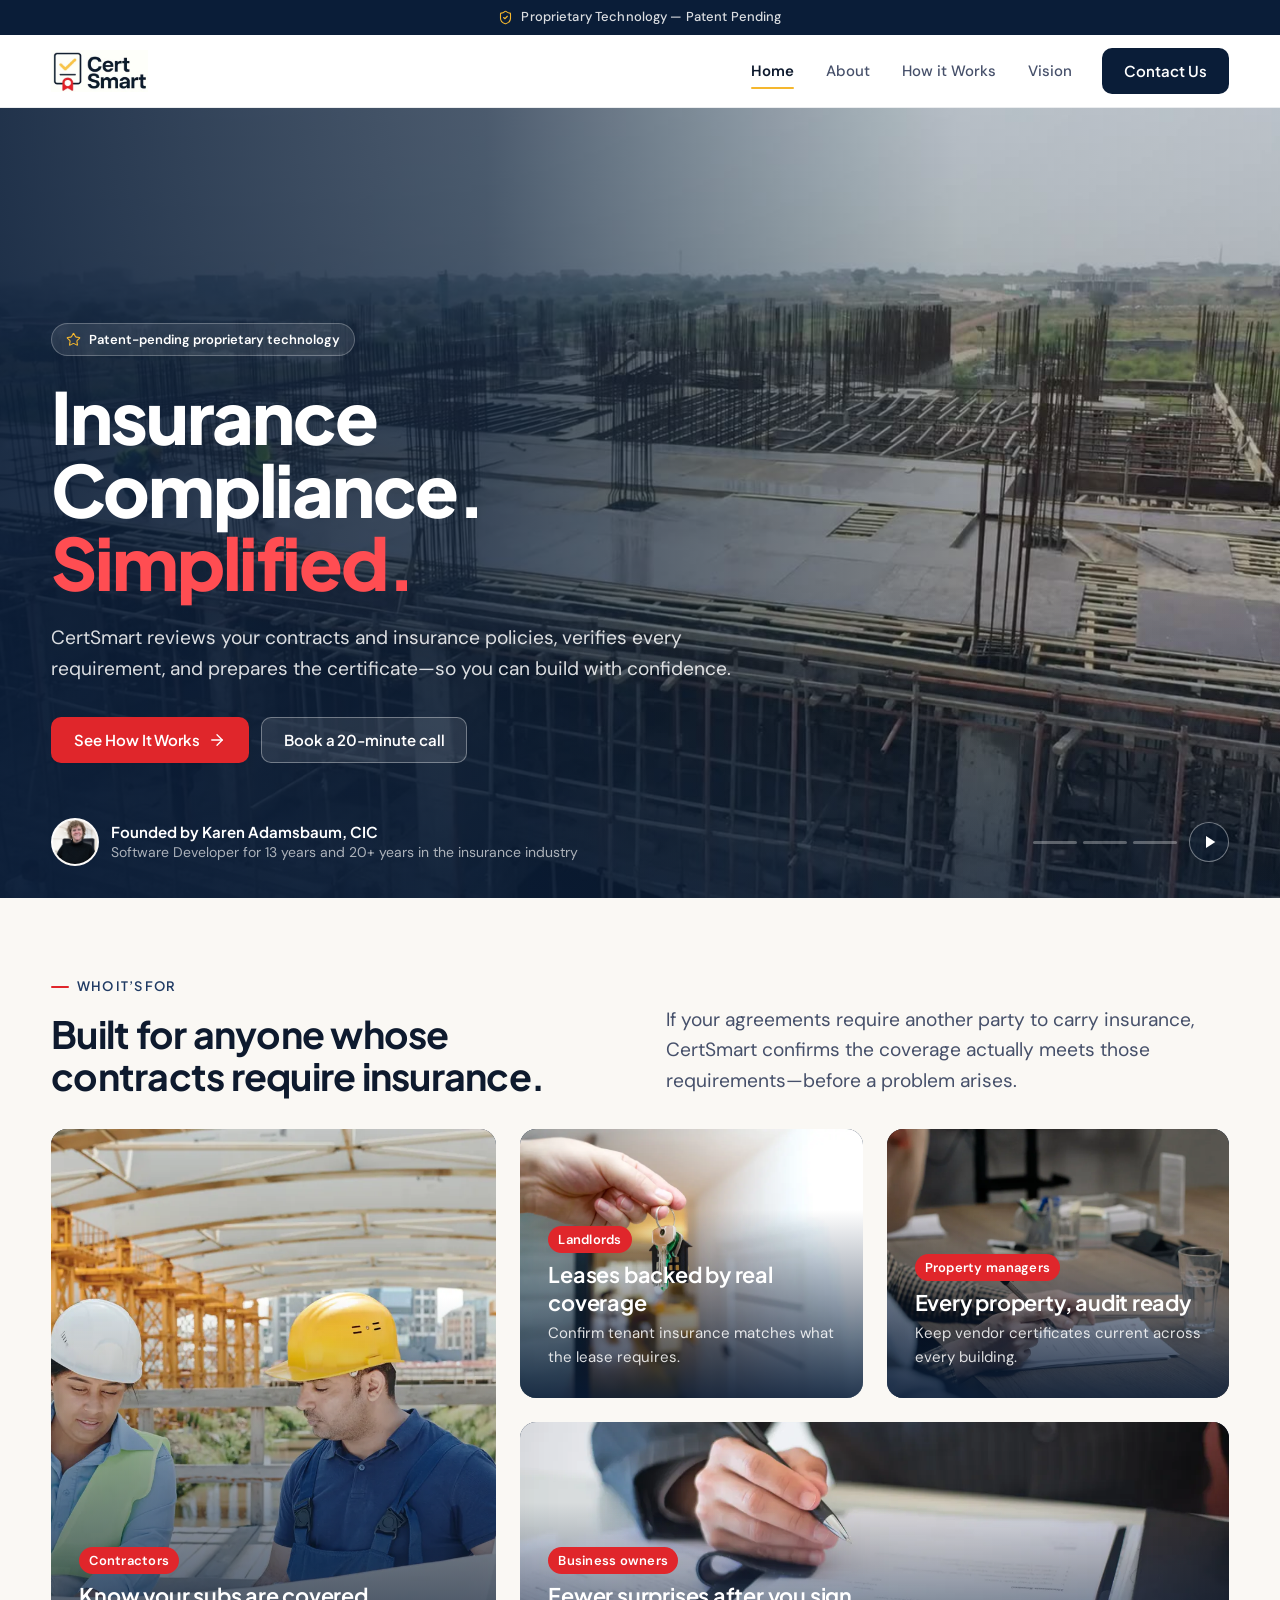
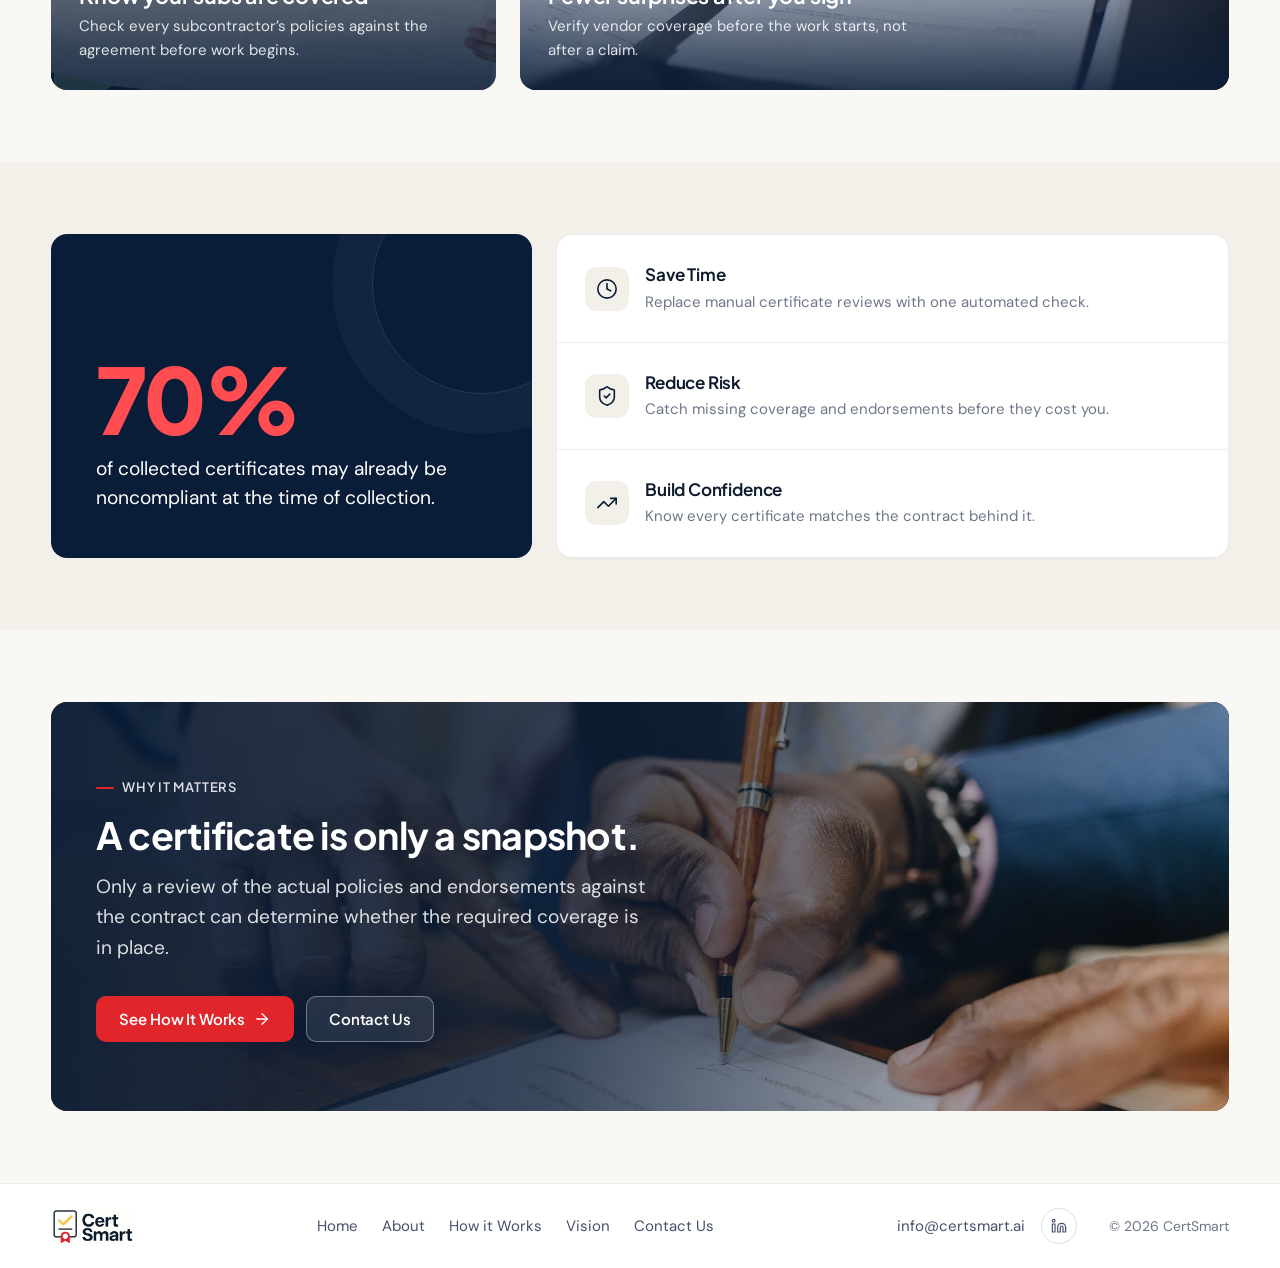
<file: index.html>
<!DOCTYPE html>
<html lang="en">
<head>
  <meta charset="UTF-8">
  <meta name="viewport" content="width=device-width, initial-scale=1">
  <title>CertSmart | Insurance Compliance, Simplified</title>
  <meta name="description" content="CertSmart reviews contracts and insurance policies, verifies every requirement, and prepares the certificate of insurance. Patent-pending compliance technology.">
  <meta property="og:title" content="CertSmart | Insurance Compliance, Simplified">
  <meta property="og:description" content="CertSmart reviews contracts and insurance policies, verifies every requirement, and prepares the certificate of insurance. Patent-pending compliance technology.">
  <link rel="icon" type="image/png" sizes="32x32" href="assets/img/favicon-32.png">
  <link rel="icon" type="image/png" sizes="192x192" href="assets/img/favicon-192.png">
  <link rel="apple-touch-icon" href="assets/img/favicon-180.png">
  <link rel="preconnect" href="https://fonts.googleapis.com">
  <link rel="preconnect" href="https://fonts.gstatic.com" crossorigin>
  <link href="https://fonts.googleapis.com/css2?family=DM+Sans:opsz,wght@9..40,400..600&amp;family=Plus+Jakarta+Sans:wght@500..800&amp;display=swap" rel="stylesheet">
  <link rel="stylesheet" href="css/style.css?v=20261127b">
</head>
<body class="page-home">
  <div class="patent-bar">
    <svg class="icon" viewBox="0 0 24 24" aria-hidden="true"><path d="M20 13c0 5-3.5 7.5-7.66 8.95a1 1 0 0 1-.67-.01C7.5 20.5 4 18 4 13V6a1 1 0 0 1 1-1c2 0 4.5-1.2 6.24-2.72a1.17 1.17 0 0 1 1.52 0C14.51 3.81 17 5 19 5a1 1 0 0 1 1 1z"/><path d="m9 12 2 2 4-4"/></svg>
    Proprietary Technology &mdash; Patent Pending
  </div>

  <header class="site-header">
    <div class="wrap header-inner">
      <a href="index.html" class="brand"><img src="assets/img/logo.webp" alt="CertSmart logo" width="300" height="127"></a>
      <button class="nav-toggle" aria-label="Toggle navigation" aria-expanded="false" aria-controls="main-nav">
        <svg class="icon icon-menu" viewBox="0 0 24 24" aria-hidden="true"><path d="M4 6h16"/><path d="M4 12h16"/><path d="M4 18h16"/></svg><svg class="icon icon-close" viewBox="0 0 24 24" aria-hidden="true"><path d="M18 6 6 18"/><path d="m6 6 12 12"/></svg>
      </button>
      <nav class="main-nav" id="main-nav" aria-label="Main">
        <a href="index.html" class="active" aria-current="page">Home</a>
        <a href="about.html">About</a>
        <a href="how-it-works.html">How it Works</a>
        <a href="vision.html">Vision</a>
        <a href="contact.html" class="nav-cta">Contact Us</a>
      </nav>
    </div>
  </header>

  <main>
    <section class="hero-film" data-film aria-label="CertSmart introduction">
      <div class="film" aria-hidden="true">
        <video class="is-on" muted playsinline preload="auto" poster="assets/video/hero-poster.jpg" src="assets/video/hero-1-site.mp4"></video>
        <video muted playsinline preload="metadata" src="assets/video/hero-2-contractor.mp4"></video>
        <video muted playsinline preload="metadata" src="assets/video/hero-3-signing.mp4"></video>
      </div>
      <div class="wrap film-inner">
        <div class="hero-copy">
          <span class="pill"><svg class="icon" viewBox="0 0 24 24" aria-hidden="true"><path d="M11.53 2.3a.53.53 0 0 1 .95 0l2.31 4.68a2.12 2.12 0 0 0 1.6 1.16l5.16.76a.53.53 0 0 1 .3.9l-3.74 3.64a2.12 2.12 0 0 0-.61 1.88l.88 5.14a.53.53 0 0 1-.77.56l-4.62-2.43a2.12 2.12 0 0 0-1.97 0L6.4 21.01a.53.53 0 0 1-.77-.56l.88-5.14a2.12 2.12 0 0 0-.61-1.88L2.16 9.8a.53.53 0 0 1 .29-.91l5.17-.75a2.12 2.12 0 0 0 1.6-1.16z"/></svg>Patent-pending proprietary technology</span>
          <h1 class="h-display">
            <span>Insurance</span>
            <span>Compliance.</span>
            <span><span class="mark">Simplified.</span></span>
          </h1>
          <p class="lead">CertSmart reviews your contracts and insurance policies, verifies every requirement, and prepares the certificate&mdash;so you can build with confidence.</p>
          <div class="hero-actions">
            <a href="how-it-works.html" class="btn btn-primary">See How It Works <svg class="icon" viewBox="0 0 24 24" aria-hidden="true"><path d="M5 12h14"/><path d="m12 5 7 7-7 7"/></svg></a>
            <a href="contact.html" class="btn btn-light">Book a 20-minute call</a>
          </div>
        </div>
      </div>
      <div class="wrap film-foot">
        <div class="founder-chip">
          <span class="av"><img src="assets/img/karen-photo.webp" alt="Karen Adamsbaum"></span>
          <div><b>Founded by Karen Adamsbaum, CIC</b><span>Software Developer for 13 years and 20+ years in the insurance industry</span></div>
        </div>
        <div class="film-controls">
        <div class="film-dots" role="group" aria-label="Background videos">
          <button type="button" class="film-dot is-on" aria-label="Video 1: construction site" aria-current="true"><span></span></button>
          <button type="button" class="film-dot" aria-label="Video 2: contractor on site"><span></span></button>
          <button type="button" class="film-dot" aria-label="Video 3: contract signing"><span></span></button>
        </div>
          <button type="button" class="film-toggle" aria-label="Pause background video" aria-pressed="false"><svg class="icon icon-pause" viewBox="0 0 24 24" aria-hidden="true"><rect x="6" y="4" width="4" height="16" rx="1"/><rect x="14" y="4" width="4" height="16" rx="1"/></svg><svg class="icon icon-play" viewBox="0 0 24 24" aria-hidden="true"><polygon points="6 3 20 12 6 21 6 3"/></svg></button>
        </div>
      </div>
    </section>

    <section class="section">
      <div class="wrap">
        <div class="section-head">
          <div>
            <span class="eyebrow">Who it&rsquo;s for</span>
            <h2 class="h2">Built for anyone whose contracts require insurance.</h2>
          </div>
          <p>If your agreements require another party to carry insurance, CertSmart confirms the coverage actually meets those requirements&mdash;before a problem arises.</p>
        </div>
        <div class="audience">
          <article class="tile">
            <img src="assets/img/photo-builders.webp" alt="Two builders in hard hats reading a construction plan on site" loading="lazy" style="object-position: 50% 35%;">
            <div class="tile-body"><span class="tag">Contractors</span><h3>Know your subs are covered</h3><p>Check every subcontractor&rsquo;s policies against the agreement before work begins.</p></div>
          </article>
          <article class="tile">
            <img src="assets/img/photo-keys.webp" alt="Hand holding a set of house keys in an apartment hallway" loading="lazy">
            <div class="tile-body"><span class="tag">Landlords</span><h3>Leases backed by real coverage</h3><p>Confirm tenant insurance matches what the lease requires.</p></div>
          </article>
          <article class="tile">
            <img src="assets/img/photo-desk.webp" alt="Person reviewing a document at a conference table" loading="lazy">
            <div class="tile-body"><span class="tag">Property managers</span><h3>Every property, audit ready</h3><p>Keep vendor certificates current across every building.</p></div>
          </article>
          <article class="tile">
            <img src="assets/img/photo-review.webp" alt="Business owner in a suit reviewing and signing a contract" loading="lazy">
            <div class="tile-body"><span class="tag">Business owners</span><h3>Fewer surprises after you sign</h3><p>Verify vendor coverage before the work starts, not after a claim.</p></div>
          </article>
        </div>
      </div>
    </section>

    <section class="section section--alt">
      <div class="wrap">
        <div class="who-grid">
          <div class="stat-card">
            <span class="n">70%</span>
            <span class="t">of collected certificates may already be noncompliant at the time of collection.</span>
          </div>
          <div class="feature-strip">
            <div class="item">
              <span class="icon-tile"><svg class="icon" viewBox="0 0 24 24" aria-hidden="true"><circle cx="12" cy="12" r="10"/><path d="M12 6v6l4 2"/></svg></span>
              <div><h3>Save Time</h3><p>Replace manual certificate reviews with one automated check.</p></div>
            </div>
            <div class="item">
              <span class="icon-tile"><svg class="icon" viewBox="0 0 24 24" aria-hidden="true"><path d="M20 13c0 5-3.5 7.5-7.66 8.95a1 1 0 0 1-.67-.01C7.5 20.5 4 18 4 13V6a1 1 0 0 1 1-1c2 0 4.5-1.2 6.24-2.72a1.17 1.17 0 0 1 1.52 0C14.51 3.81 17 5 19 5a1 1 0 0 1 1 1z"/><path d="m9 12 2 2 4-4"/></svg></span>
              <div><h3>Reduce Risk</h3><p>Catch missing coverage and endorsements before they cost you.</p></div>
            </div>
            <div class="item">
              <span class="icon-tile"><svg class="icon" viewBox="0 0 24 24" aria-hidden="true"><path d="M22 7 13.5 15.5 8.5 10.5 2 17"/><path d="M16 7h6v6"/></svg></span>
              <div><h3>Build Confidence</h3><p>Know every certificate matches the contract behind it.</p></div>
            </div>
          </div>
        </div>
      </div>
    </section>

    <section class="section">
      <div class="wrap">
        <div class="photo-band">
          <img src="assets/img/photo-signing.webp" alt="Two people signing a contract at a wooden desk" loading="lazy">
          <div class="band-copy">
            <span class="eyebrow">Why it matters</span>
            <h2 class="h2">A certificate is only a snapshot.</h2>
            <p>Only a review of the actual policies and endorsements against the contract can determine whether the required coverage is in place.</p>
            <div class="band-actions">
              <a href="how-it-works.html" class="btn btn-primary">See How It Works <svg class="icon" viewBox="0 0 24 24" aria-hidden="true"><path d="M5 12h14"/><path d="m12 5 7 7-7 7"/></svg></a>
              <a href="contact.html" class="btn btn-light">Contact Us</a>
            </div>
          </div>
        </div>
      </div>
    </section>
  </main>

  <footer class="site-footer">
    <div class="wrap footer-inner">
      <a href="index.html" class="footer-brand"><img src="assets/img/logo.webp" alt="CertSmart logo" width="300" height="127"></a>
      <nav class="footer-nav" aria-label="Footer">
        <a href="index.html">Home</a>
        <a href="about.html">About</a>
        <a href="how-it-works.html">How it Works</a>
        <a href="vision.html">Vision</a>
        <a href="contact.html">Contact Us</a>
      </nav>
      <div class="footer-right">
        <a href="mailto:info@certsmart.ai">info@certsmart.ai</a>
        <a class="social" href="https://www.linkedin.com/in/karen-adamsbaum/" aria-label="Karen Adamsbaum on LinkedIn" target="_blank" rel="noopener"><svg class="icon" viewBox="0 0 24 24" aria-hidden="true"><path d="M16 8a6 6 0 0 1 6 6v7h-4v-7a2 2 0 0 0-2-2 2 2 0 0 0-2 2v7h-4v-7a6 6 0 0 1 6-6z"/><rect width="4" height="12" x="2" y="9"/><circle cx="4" cy="4" r="2"/></svg></a>
      </div>
      <span class="footer-copy">&copy; 2026 CertSmart</span>
    </div>
  </footer>

  <script src="js/main.js?v=20261127b"></script>
</body>
</html>
</file>
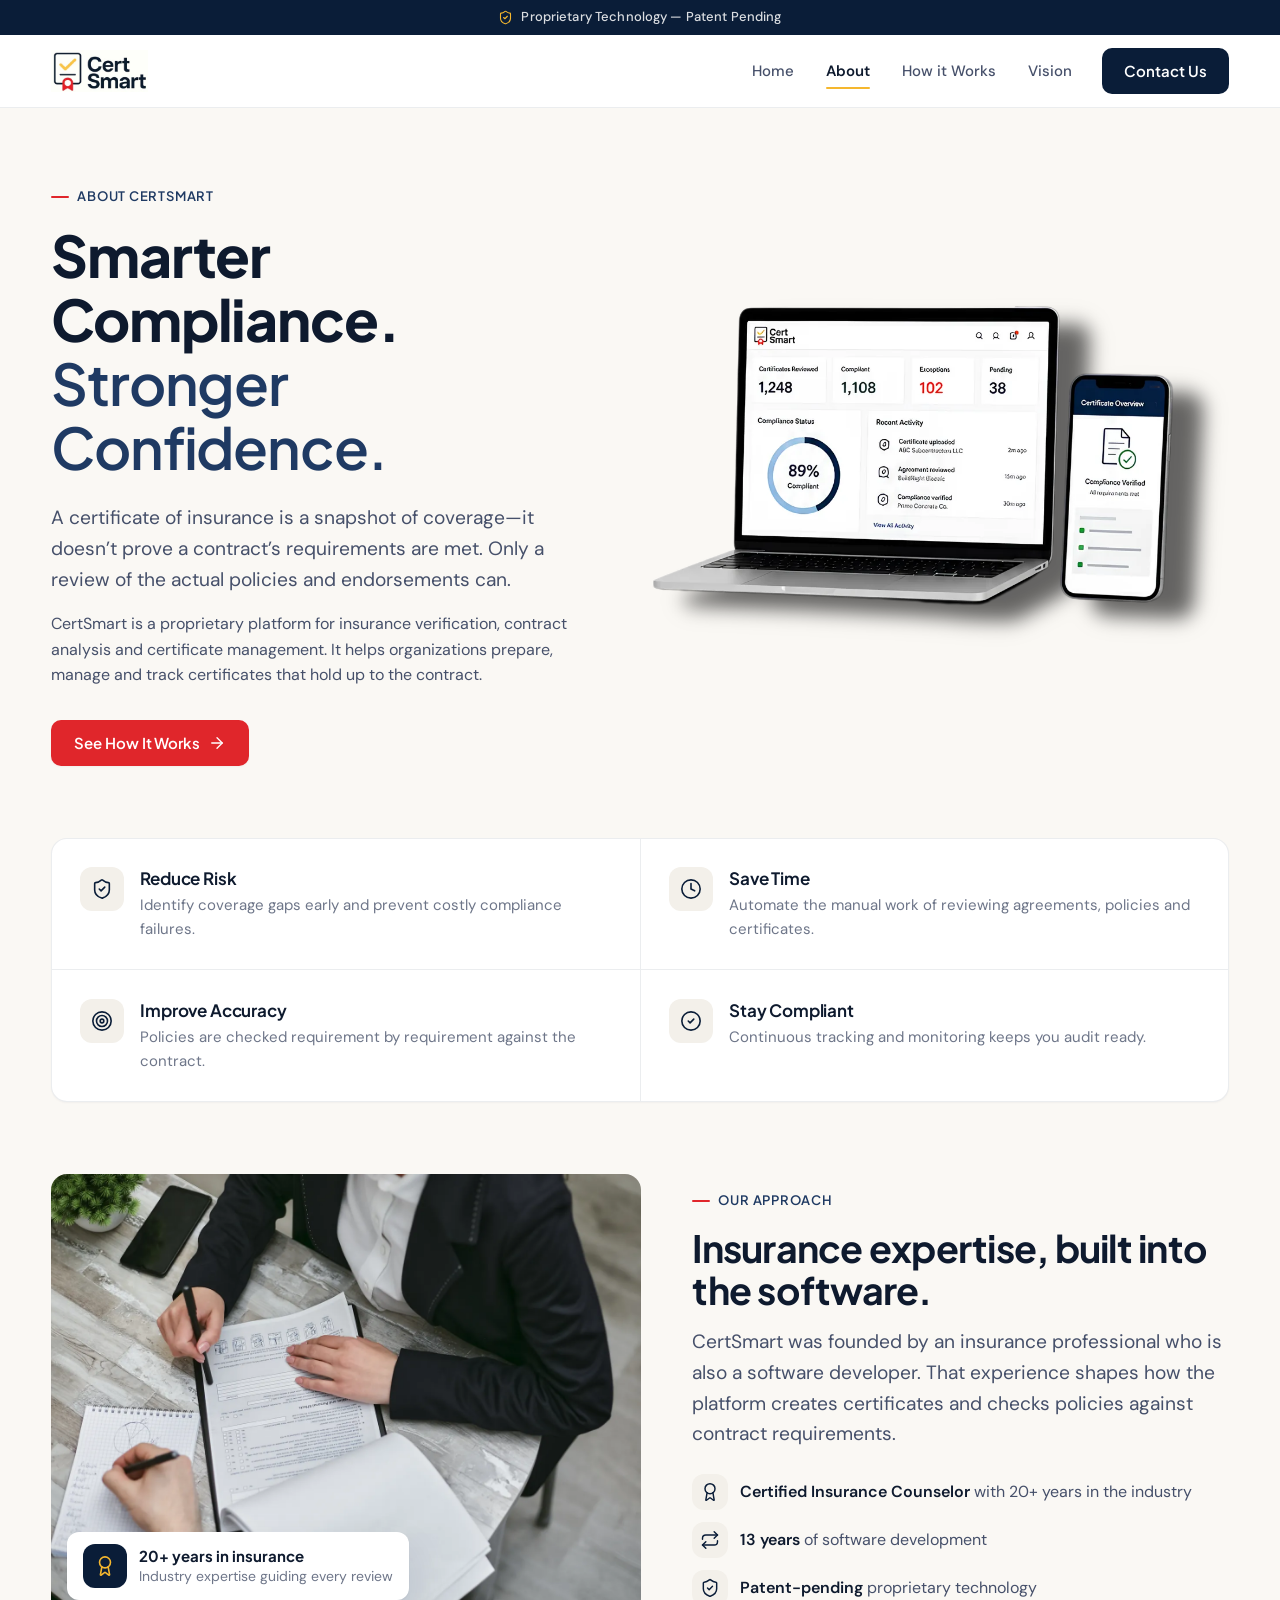
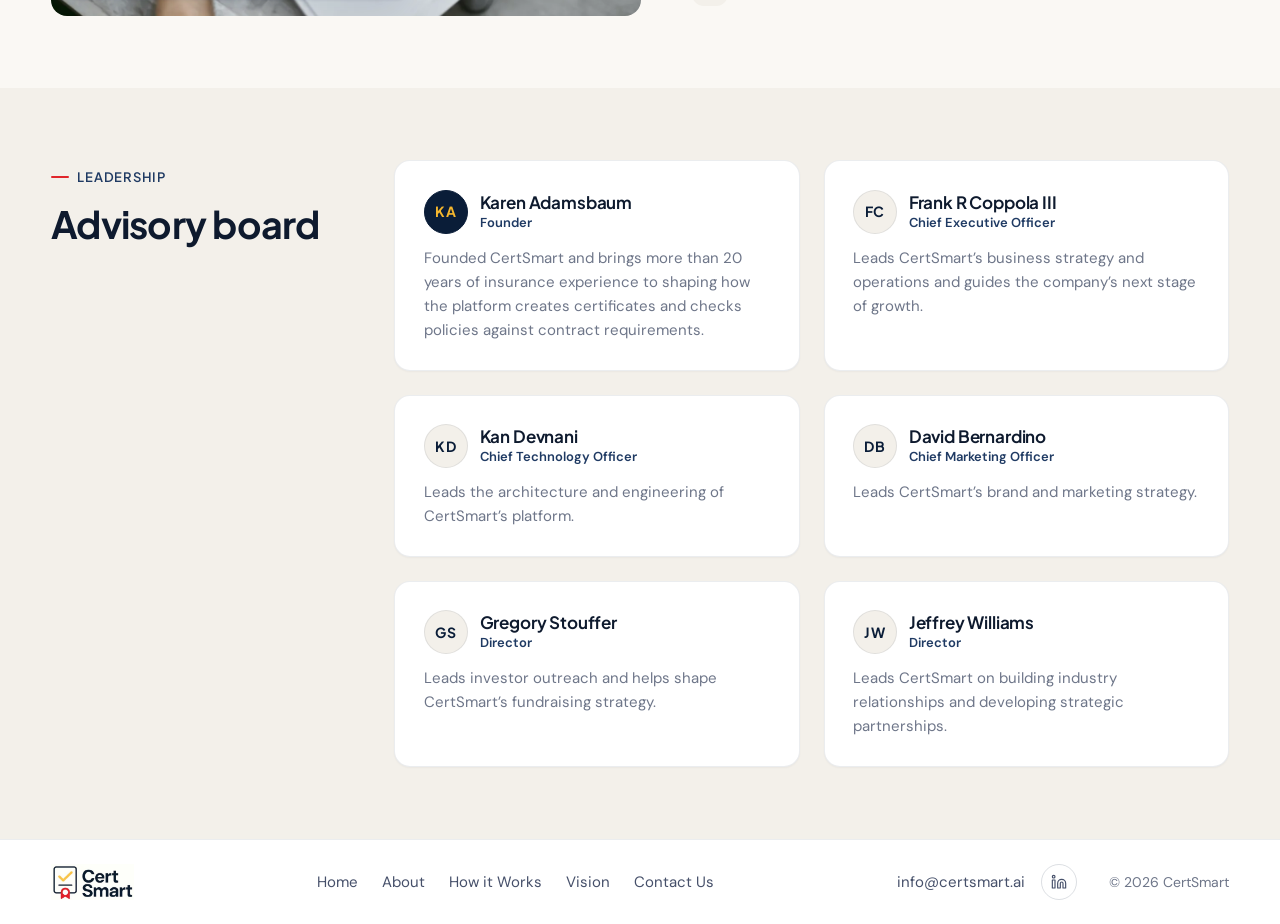
<file: about.html>
<!DOCTYPE html>
<html lang="en">
<head>
  <meta charset="UTF-8">
  <meta name="viewport" content="width=device-width, initial-scale=1">
  <title>About CertSmart | Smarter Compliance, Stronger Confidence</title>
  <meta name="description" content="CertSmart is a proprietary platform for insurance verification, contract analysis and certificate management, founded by insurance professional Karen Adamsbaum, CIC.">
  <meta property="og:title" content="About CertSmart | Smarter Compliance, Stronger Confidence">
  <meta property="og:description" content="CertSmart is a proprietary platform for insurance verification, contract analysis and certificate management, founded by insurance professional Karen Adamsbaum, CIC.">
  <link rel="icon" type="image/png" sizes="32x32" href="assets/img/favicon-32.png">
  <link rel="icon" type="image/png" sizes="192x192" href="assets/img/favicon-192.png">
  <link rel="apple-touch-icon" href="assets/img/favicon-180.png">
  <link rel="preconnect" href="https://fonts.googleapis.com">
  <link rel="preconnect" href="https://fonts.gstatic.com" crossorigin>
  <link href="https://fonts.googleapis.com/css2?family=DM+Sans:opsz,wght@9..40,400..600&amp;family=Plus+Jakarta+Sans:wght@500..800&amp;display=swap" rel="stylesheet">
  <link rel="stylesheet" href="css/style.css?v=20261127b">
</head>
<body class="page-about">
  <div class="patent-bar">
    <svg class="icon" viewBox="0 0 24 24" aria-hidden="true"><path d="M20 13c0 5-3.5 7.5-7.66 8.95a1 1 0 0 1-.67-.01C7.5 20.5 4 18 4 13V6a1 1 0 0 1 1-1c2 0 4.5-1.2 6.24-2.72a1.17 1.17 0 0 1 1.52 0C14.51 3.81 17 5 19 5a1 1 0 0 1 1 1z"/><path d="m9 12 2 2 4-4"/></svg>
    Proprietary Technology &mdash; Patent Pending
  </div>

  <header class="site-header">
    <div class="wrap header-inner">
      <a href="index.html" class="brand"><img src="assets/img/logo.webp" alt="CertSmart logo" width="300" height="127"></a>
      <button class="nav-toggle" aria-label="Toggle navigation" aria-expanded="false" aria-controls="main-nav">
        <svg class="icon icon-menu" viewBox="0 0 24 24" aria-hidden="true"><path d="M4 6h16"/><path d="M4 12h16"/><path d="M4 18h16"/></svg><svg class="icon icon-close" viewBox="0 0 24 24" aria-hidden="true"><path d="M18 6 6 18"/><path d="m6 6 12 12"/></svg>
      </button>
      <nav class="main-nav" id="main-nav" aria-label="Main">
        <a href="index.html">Home</a>
        <a href="about.html" class="active" aria-current="page">About</a>
        <a href="how-it-works.html">How it Works</a>
        <a href="vision.html">Vision</a>
        <a href="contact.html" class="nav-cta">Contact Us</a>
      </nav>
    </div>
  </header>

  <main>
    <section class="section">
      <div class="wrap split">
        <div class="split-copy">
          <span class="eyebrow">About CertSmart</span>
          <h1 class="h1">Smarter Compliance.<span class="soft">Stronger Confidence.</span></h1>
          <div class="prose">
            <p class="lead">A certificate of insurance is a snapshot of coverage&mdash;it doesn&rsquo;t prove a contract&rsquo;s requirements are met. Only a review of the actual policies and endorsements can.</p>
            <p>CertSmart is a proprietary platform for insurance verification, contract analysis and certificate management. It helps organizations prepare, manage and track certificates that hold up to the contract.</p>
          </div>
          <a href="how-it-works.html" class="btn btn-primary">See How It Works <svg class="icon" viewBox="0 0 24 24" aria-hidden="true"><path d="M5 12h14"/><path d="m12 5 7 7-7 7"/></svg></a>
        </div>
        <div class="device-panel">
          <img src="assets/img/dashboard-mockup.webp" alt="CertSmart dashboard on laptop and mobile showing certificates reviewed, compliant count, exceptions, pending items, and recent activity." width="1000" height="600">
        </div>
      </div>
    </section>

    <section class="section section--tight-top">
      <div class="wrap">
        <div class="benefits">
          <div class="benefit">
            <span class="icon-tile"><svg class="icon" viewBox="0 0 24 24" aria-hidden="true"><path d="M20 13c0 5-3.5 7.5-7.66 8.95a1 1 0 0 1-.67-.01C7.5 20.5 4 18 4 13V6a1 1 0 0 1 1-1c2 0 4.5-1.2 6.24-2.72a1.17 1.17 0 0 1 1.52 0C14.51 3.81 17 5 19 5a1 1 0 0 1 1 1z"/><path d="m9 12 2 2 4-4"/></svg></span>
            <div><h3>Reduce Risk</h3><p>Identify coverage gaps early and prevent costly compliance failures.</p></div>
          </div>
          <div class="benefit">
            <span class="icon-tile"><svg class="icon" viewBox="0 0 24 24" aria-hidden="true"><circle cx="12" cy="12" r="10"/><path d="M12 6v6l4 2"/></svg></span>
            <div><h3>Save Time</h3><p>Automate the manual work of reviewing agreements, policies and certificates.</p></div>
          </div>
          <div class="benefit">
            <span class="icon-tile"><svg class="icon" viewBox="0 0 24 24" aria-hidden="true"><circle cx="12" cy="12" r="10"/><circle cx="12" cy="12" r="6"/><circle cx="12" cy="12" r="2"/></svg></span>
            <div><h3>Improve Accuracy</h3><p>Policies are checked requirement by requirement against the contract.</p></div>
          </div>
          <div class="benefit">
            <span class="icon-tile"><svg class="icon" viewBox="0 0 24 24" aria-hidden="true"><circle cx="12" cy="12" r="10"/><path d="m9 12 2 2 4-4"/></svg></span>
            <div><h3>Stay Compliant</h3><p>Continuous tracking and monitoring keeps you audit ready.</p></div>
          </div>
        </div>
      </div>
    </section>

    <section class="section section--tight-top">
      <div class="wrap photo-split">
        <div class="photo-frame">
          <img src="assets/img/photo-policy-review.webp" alt="Two people reviewing an insurance policy form together at a desk" loading="lazy">
          <div class="photo-badge"><span class="icon-tile"><svg class="icon" viewBox="0 0 24 24" aria-hidden="true"><path d="m15.48 12.89 1.51 8.53a.5.5 0 0 1-.81.47l-3.58-2.69a1 1 0 0 0-1.2 0l-3.59 2.69a.5.5 0 0 1-.81-.47l1.52-8.53"/><circle cx="12" cy="8" r="6"/></svg></span><div><b>20+ years in insurance</b><small>Industry expertise guiding every review</small></div></div>
        </div>
        <div>
          <span class="eyebrow">Our approach</span>
          <h2 class="h2">Insurance expertise, built into the software.</h2>
          <div class="prose">
            <p class="lead">CertSmart was founded by an insurance professional who is also a software developer. That experience shapes how the platform creates certificates and checks policies against contract requirements.</p>
          </div>
          <ul class="fact-list">
            <li><svg class="icon" viewBox="0 0 24 24" aria-hidden="true"><path d="m15.48 12.89 1.51 8.53a.5.5 0 0 1-.81.47l-3.58-2.69a1 1 0 0 0-1.2 0l-3.59 2.69a.5.5 0 0 1-.81-.47l1.52-8.53"/><circle cx="12" cy="8" r="6"/></svg><span><b>Certified Insurance Counselor</b> with 20+ years in the industry</span></li>
            <li><svg class="icon" viewBox="0 0 24 24" aria-hidden="true"><path d="m17 2 4 4-4 4"/><path d="M3 11v-1a4 4 0 0 1 4-4h14"/><path d="m7 22-4-4 4-4"/><path d="M21 13v1a4 4 0 0 1-4 4H3"/></svg><span><b>13 years</b> of software development</span></li>
            <li><svg class="icon" viewBox="0 0 24 24" aria-hidden="true"><path d="M20 13c0 5-3.5 7.5-7.66 8.95a1 1 0 0 1-.67-.01C7.5 20.5 4 18 4 13V6a1 1 0 0 1 1-1c2 0 4.5-1.2 6.24-2.72a1.17 1.17 0 0 1 1.52 0C14.51 3.81 17 5 19 5a1 1 0 0 1 1 1z"/><path d="m9 12 2 2 4-4"/></svg><span><b>Patent-pending</b> proprietary technology</span></li>
          </ul>
        </div>
      </div>
    </section>

    <section class="section section--alt">
      <div class="wrap board">
        <div class="board-head">
          <span class="eyebrow">Leadership</span>
          <h2 class="h2">Advisory board</h2>
        </div>
        <div class="board-grid">
          <article class="person">
            <div class="person-top"><span class="ini">KA</span><div><h4>Karen Adamsbaum</h4><span class="role">Founder</span></div></div>
            <p>Founded CertSmart and brings more than 20 years of insurance experience to shaping how the platform creates certificates and checks policies against contract requirements.</p>
          </article>
          <article class="person">
            <div class="person-top"><span class="ini">FC</span><div><h4>Frank R Coppola III</h4><span class="role">Chief Executive Officer</span></div></div>
            <p>Leads CertSmart&rsquo;s business strategy and operations and guides the company&rsquo;s next stage of growth.</p>
          </article>
          <article class="person">
            <div class="person-top"><span class="ini">KD</span><div><h4>Kan Devnani</h4><span class="role">Chief Technology Officer</span></div></div>
            <p>Leads the architecture and engineering of CertSmart&rsquo;s platform.</p>
          </article>
          <article class="person">
            <div class="person-top"><span class="ini">DB</span><div><h4>David Bernardino</h4><span class="role">Chief Marketing Officer</span></div></div>
            <p>Leads CertSmart&rsquo;s brand and marketing strategy.</p>
          </article>
          <article class="person">
            <div class="person-top"><span class="ini">GS</span><div><h4>Gregory Stouffer</h4><span class="role">Director</span></div></div>
            <p>Leads investor outreach and helps shape CertSmart&rsquo;s fundraising strategy.</p>
          </article>
          <article class="person">
            <div class="person-top"><span class="ini">JW</span><div><h4>Jeffrey Williams</h4><span class="role">Director</span></div></div>
            <p>Leads CertSmart on building industry relationships and developing strategic partnerships.</p>
          </article>
        </div>
      </div>
    </section>
  </main>

  <footer class="site-footer">
    <div class="wrap footer-inner">
      <a href="index.html" class="footer-brand"><img src="assets/img/logo.webp" alt="CertSmart logo" width="300" height="127"></a>
      <nav class="footer-nav" aria-label="Footer">
        <a href="index.html">Home</a>
        <a href="about.html">About</a>
        <a href="how-it-works.html">How it Works</a>
        <a href="vision.html">Vision</a>
        <a href="contact.html">Contact Us</a>
      </nav>
      <div class="footer-right">
        <a href="mailto:info@certsmart.ai">info@certsmart.ai</a>
        <a class="social" href="https://www.linkedin.com/in/karen-adamsbaum/" aria-label="Karen Adamsbaum on LinkedIn" target="_blank" rel="noopener"><svg class="icon" viewBox="0 0 24 24" aria-hidden="true"><path d="M16 8a6 6 0 0 1 6 6v7h-4v-7a2 2 0 0 0-2-2 2 2 0 0 0-2 2v7h-4v-7a6 6 0 0 1 6-6z"/><rect width="4" height="12" x="2" y="9"/><circle cx="4" cy="4" r="2"/></svg></a>
      </div>
      <span class="footer-copy">&copy; 2026 CertSmart</span>
    </div>
  </footer>

  <script src="js/main.js?v=20261127b"></script>
</body>
</html>
</file>
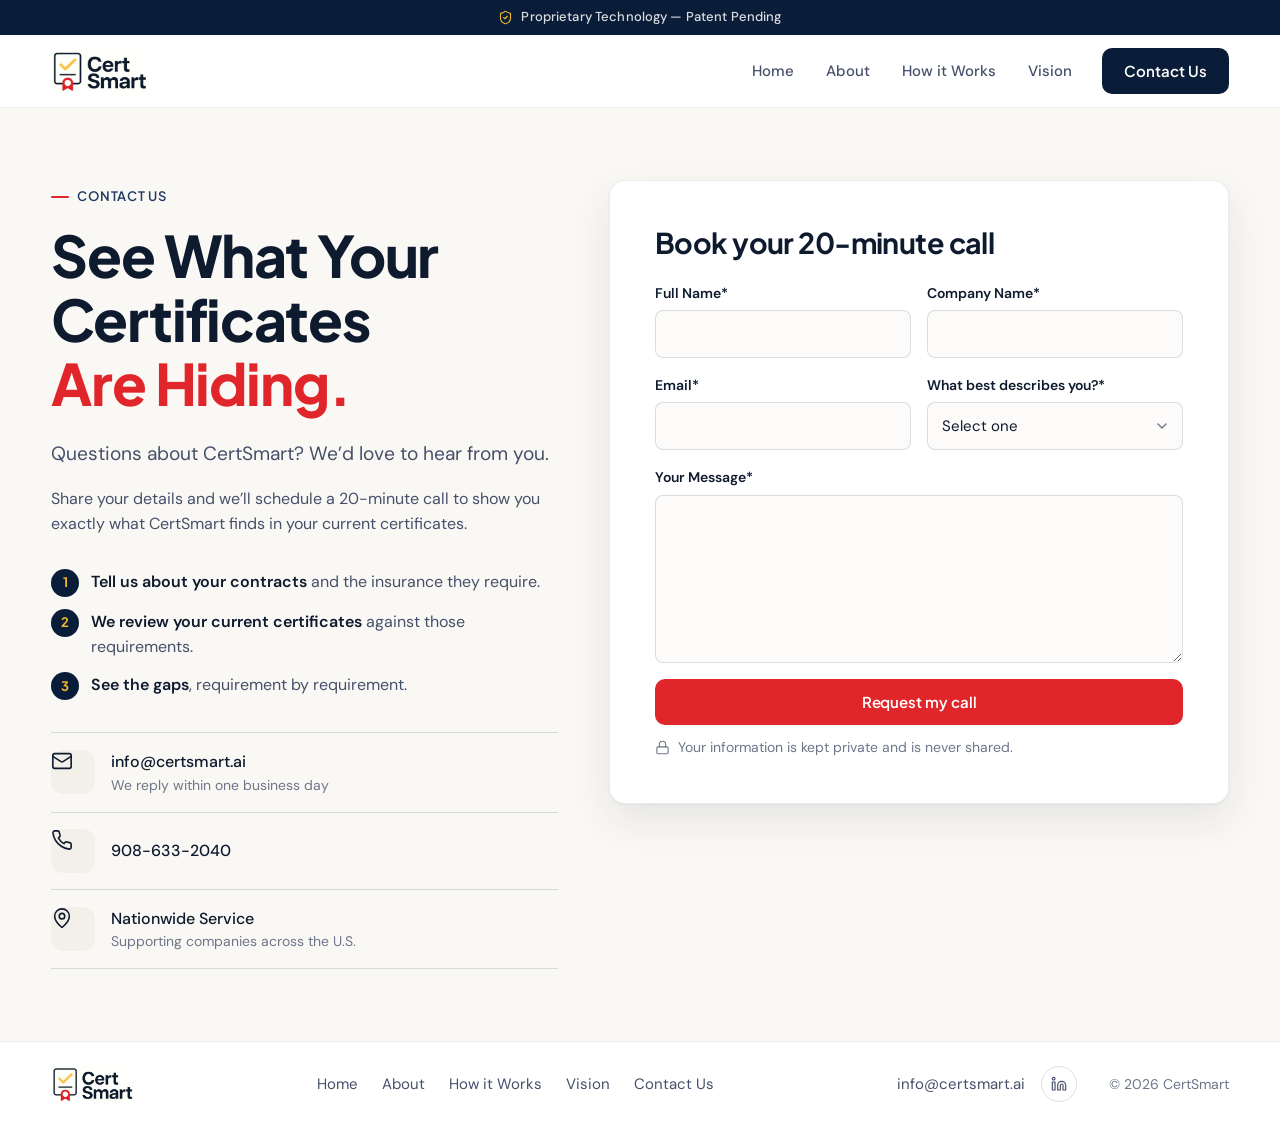
<file: contact.html>
<!DOCTYPE html>
<html lang="en">
<head>
  <meta charset="UTF-8">
  <meta name="viewport" content="width=device-width, initial-scale=1">
  <title>Contact Us | CertSmart</title>
  <meta name="description" content="Book a 20-minute call with CertSmart and see exactly what your current certificates of insurance are missing. Nationwide service.">
  <meta property="og:title" content="Contact Us | CertSmart">
  <meta property="og:description" content="Book a 20-minute call with CertSmart and see exactly what your current certificates of insurance are missing. Nationwide service.">
  <link rel="icon" type="image/png" sizes="32x32" href="assets/img/favicon-32.png">
  <link rel="icon" type="image/png" sizes="192x192" href="assets/img/favicon-192.png">
  <link rel="apple-touch-icon" href="assets/img/favicon-180.png">
  <link rel="preconnect" href="https://fonts.googleapis.com">
  <link rel="preconnect" href="https://fonts.gstatic.com" crossorigin>
  <link href="https://fonts.googleapis.com/css2?family=DM+Sans:opsz,wght@9..40,400..600&amp;family=Plus+Jakarta+Sans:wght@500..800&amp;display=swap" rel="stylesheet">
  <link rel="stylesheet" href="css/style.css?v=20261127b">
</head>
<body class="page-contact">
  <div class="patent-bar">
    <svg class="icon" viewBox="0 0 24 24" aria-hidden="true"><path d="M20 13c0 5-3.5 7.5-7.66 8.95a1 1 0 0 1-.67-.01C7.5 20.5 4 18 4 13V6a1 1 0 0 1 1-1c2 0 4.5-1.2 6.24-2.72a1.17 1.17 0 0 1 1.52 0C14.51 3.81 17 5 19 5a1 1 0 0 1 1 1z"/><path d="m9 12 2 2 4-4"/></svg>
    Proprietary Technology &mdash; Patent Pending
  </div>

  <header class="site-header">
    <div class="wrap header-inner">
      <a href="index.html" class="brand"><img src="assets/img/logo.webp" alt="CertSmart logo" width="300" height="127"></a>
      <button class="nav-toggle" aria-label="Toggle navigation" aria-expanded="false" aria-controls="main-nav">
        <svg class="icon icon-menu" viewBox="0 0 24 24" aria-hidden="true"><path d="M4 6h16"/><path d="M4 12h16"/><path d="M4 18h16"/></svg><svg class="icon icon-close" viewBox="0 0 24 24" aria-hidden="true"><path d="M18 6 6 18"/><path d="m6 6 12 12"/></svg>
      </button>
      <nav class="main-nav" id="main-nav" aria-label="Main">
        <a href="index.html">Home</a>
        <a href="about.html">About</a>
        <a href="how-it-works.html">How it Works</a>
        <a href="vision.html">Vision</a>
        <a href="contact.html" class="active nav-cta" aria-current="page">Contact Us</a>
      </nav>
    </div>
  </header>

  <main>
    <section class="section">
      <div class="wrap contact-grid">
        <div class="contact-copy">
          <span class="eyebrow">Contact Us</span>
          <h1 class="h1">See What Your Certificates <span class="mark">Are Hiding.</span></h1>
          <div class="prose">
            <p class="lead">Questions about CertSmart? We&rsquo;d love to hear from you.</p>
            <p>Share your details and we&rsquo;ll schedule a 20-minute call to show you exactly what CertSmart finds in your current certificates.</p>
          </div>
          <ol class="expect">
            <li><span class="expect-num">1</span><span><b>Tell us about your contracts</b> and the insurance they require.</span></li>
            <li><span class="expect-num">2</span><span><b>We review your current certificates</b> against those requirements.</span></li>
            <li><span class="expect-num">3</span><span><b>See the gaps</b>, requirement by requirement.</span></li>
          </ol>
          <ul class="info-list">
            <li><span class="icon-tile"><svg class="icon" viewBox="0 0 24 24" aria-hidden="true"><rect width="20" height="16" x="2" y="4" rx="2"/><path d="m22 7-8.97 5.7a1.94 1.94 0 0 1-2.06 0L2 7"/></svg></span><div><a href="mailto:info@certsmart.ai">info@certsmart.ai</a><small>We reply within one business day</small></div></li>
            <li><span class="icon-tile"><svg class="icon" viewBox="0 0 24 24" aria-hidden="true"><path d="M22 16.92v3a2 2 0 0 1-2.18 2 19.79 19.79 0 0 1-8.63-3.07 19.5 19.5 0 0 1-6-6 19.79 19.79 0 0 1-3.07-8.67A2 2 0 0 1 4.11 2h3a2 2 0 0 1 2 1.72c.13.96.36 1.9.7 2.81a2 2 0 0 1-.45 2.11L8.09 9.91a16 16 0 0 0 6 6l1.27-1.27a2 2 0 0 1 2.11-.45c.91.34 1.85.57 2.81.7A2 2 0 0 1 22 16.92z"/></svg></span><div><a href="tel:+19086332040">908-633-2040</a></div></li>
            <li><span class="icon-tile"><svg class="icon" viewBox="0 0 24 24" aria-hidden="true"><path d="M20 10c0 4.99-5.54 10.19-7.4 11.8a1 1 0 0 1-1.2 0C9.54 20.19 4 14.99 4 10a8 8 0 0 1 16 0"/><circle cx="12" cy="10" r="3"/></svg></span><div><span>Nationwide Service</span><small>Supporting companies across the U.S.</small></div></li>
          </ul>
        </div>

        <div class="form-card">
          <h2 class="h2">Book your 20-minute call</h2>
          <!--
            FORM SETUP: connected to Formspree (formspree.io). Submissions
            deliver to the inbox configured on the Formspree dashboard.
            To change the destination or endpoint, update the account at
            formspree.io and swap the URL in the form's action attribute below.
          -->
          <form id="contact-form" action="https://formspree.io/f/xwlkgrvr" method="POST">
            <div class="form-row">
              <div class="form-group">
                <label for="full-name">Full Name*</label>
                <input type="text" id="full-name" name="full_name" autocomplete="name" required>
              </div>
              <div class="form-group">
                <label for="company-name">Company Name*</label>
                <input type="text" id="company-name" name="company_name" autocomplete="organization" required>
              </div>
            </div>
            <div class="form-row">
              <div class="form-group">
                <label for="email">Email*</label>
                <input type="email" id="email" name="email" autocomplete="email" required>
              </div>
              <div class="form-group">
                <label for="describes-you">What best describes you?*</label>
                <select id="describes-you" name="describes_you" required>
                  <option value="" disabled selected>Select one</option>
                  <option value="General Contractor">General Contractor</option>
                  <option value="Subcontractor">Subcontractor</option>
                  <option value="Insurance Agent / Broker">Insurance Agent / Broker</option>
                  <option value="Vendor / Service Provider">Vendor / Service Provider</option>
                  <option value="Other">Other</option>
                </select>
              </div>
            </div>
            <div class="form-group" id="other-specify-group" hidden>
              <label for="other-specify">If Other, please specify:</label>
              <input type="text" id="other-specify" name="other_specify">
            </div>
            <div class="form-group">
              <label for="message">Your Message*</label>
              <textarea id="message" name="message" required rows="6"></textarea>
            </div>
            <button type="submit" class="btn btn-primary btn-block">Request my call</button>
            <p class="form-status" id="form-status" role="status" aria-live="polite"></p>
            <p class="form-note"><svg class="icon" viewBox="0 0 24 24" aria-hidden="true"><rect width="18" height="11" x="3" y="11" rx="2"/><path d="M7 11V7a5 5 0 0 1 10 0v4"/></svg>Your information is kept private and is never shared.</p>
          </form>
          <div class="form-success" id="form-success" hidden tabindex="-1" role="status" aria-live="polite">
            <span class="success-icon"><svg class="icon" viewBox="0 0 24 24" aria-hidden="true"><path d="M20 6 9 17l-5-5"/></svg></span>
            <h3 id="form-success-title">Thanks for contacting us!</h3>
            <p>One of our team will reach out to you shortly&mdash;usually within one business day&mdash;to schedule your 20-minute call.</p>
            <p class="form-success-alt">Need us sooner? Call <a href="tel:+19086332040">908-633-2040</a> or email <a href="mailto:info@certsmart.ai">info@certsmart.ai</a>.</p>
            <button type="button" class="btn btn-ghost" id="form-again">Send another message</button>
          </div>
        </div>
      </div>
    </section>
  </main>

  <footer class="site-footer">
    <div class="wrap footer-inner">
      <a href="index.html" class="footer-brand"><img src="assets/img/logo.webp" alt="CertSmart logo" width="300" height="127"></a>
      <nav class="footer-nav" aria-label="Footer">
        <a href="index.html">Home</a>
        <a href="about.html">About</a>
        <a href="how-it-works.html">How it Works</a>
        <a href="vision.html">Vision</a>
        <a href="contact.html">Contact Us</a>
      </nav>
      <div class="footer-right">
        <a href="mailto:info@certsmart.ai">info@certsmart.ai</a>
        <a class="social" href="https://www.linkedin.com/in/karen-adamsbaum/" aria-label="Karen Adamsbaum on LinkedIn" target="_blank" rel="noopener"><svg class="icon" viewBox="0 0 24 24" aria-hidden="true"><path d="M16 8a6 6 0 0 1 6 6v7h-4v-7a2 2 0 0 0-2-2 2 2 0 0 0-2 2v7h-4v-7a6 6 0 0 1 6-6z"/><rect width="4" height="12" x="2" y="9"/><circle cx="4" cy="4" r="2"/></svg></a>
      </div>
      <span class="footer-copy">&copy; 2026 CertSmart</span>
    </div>
  </footer>

  <script src="js/main.js?v=20261127b"></script>
</body>
</html>
</file>
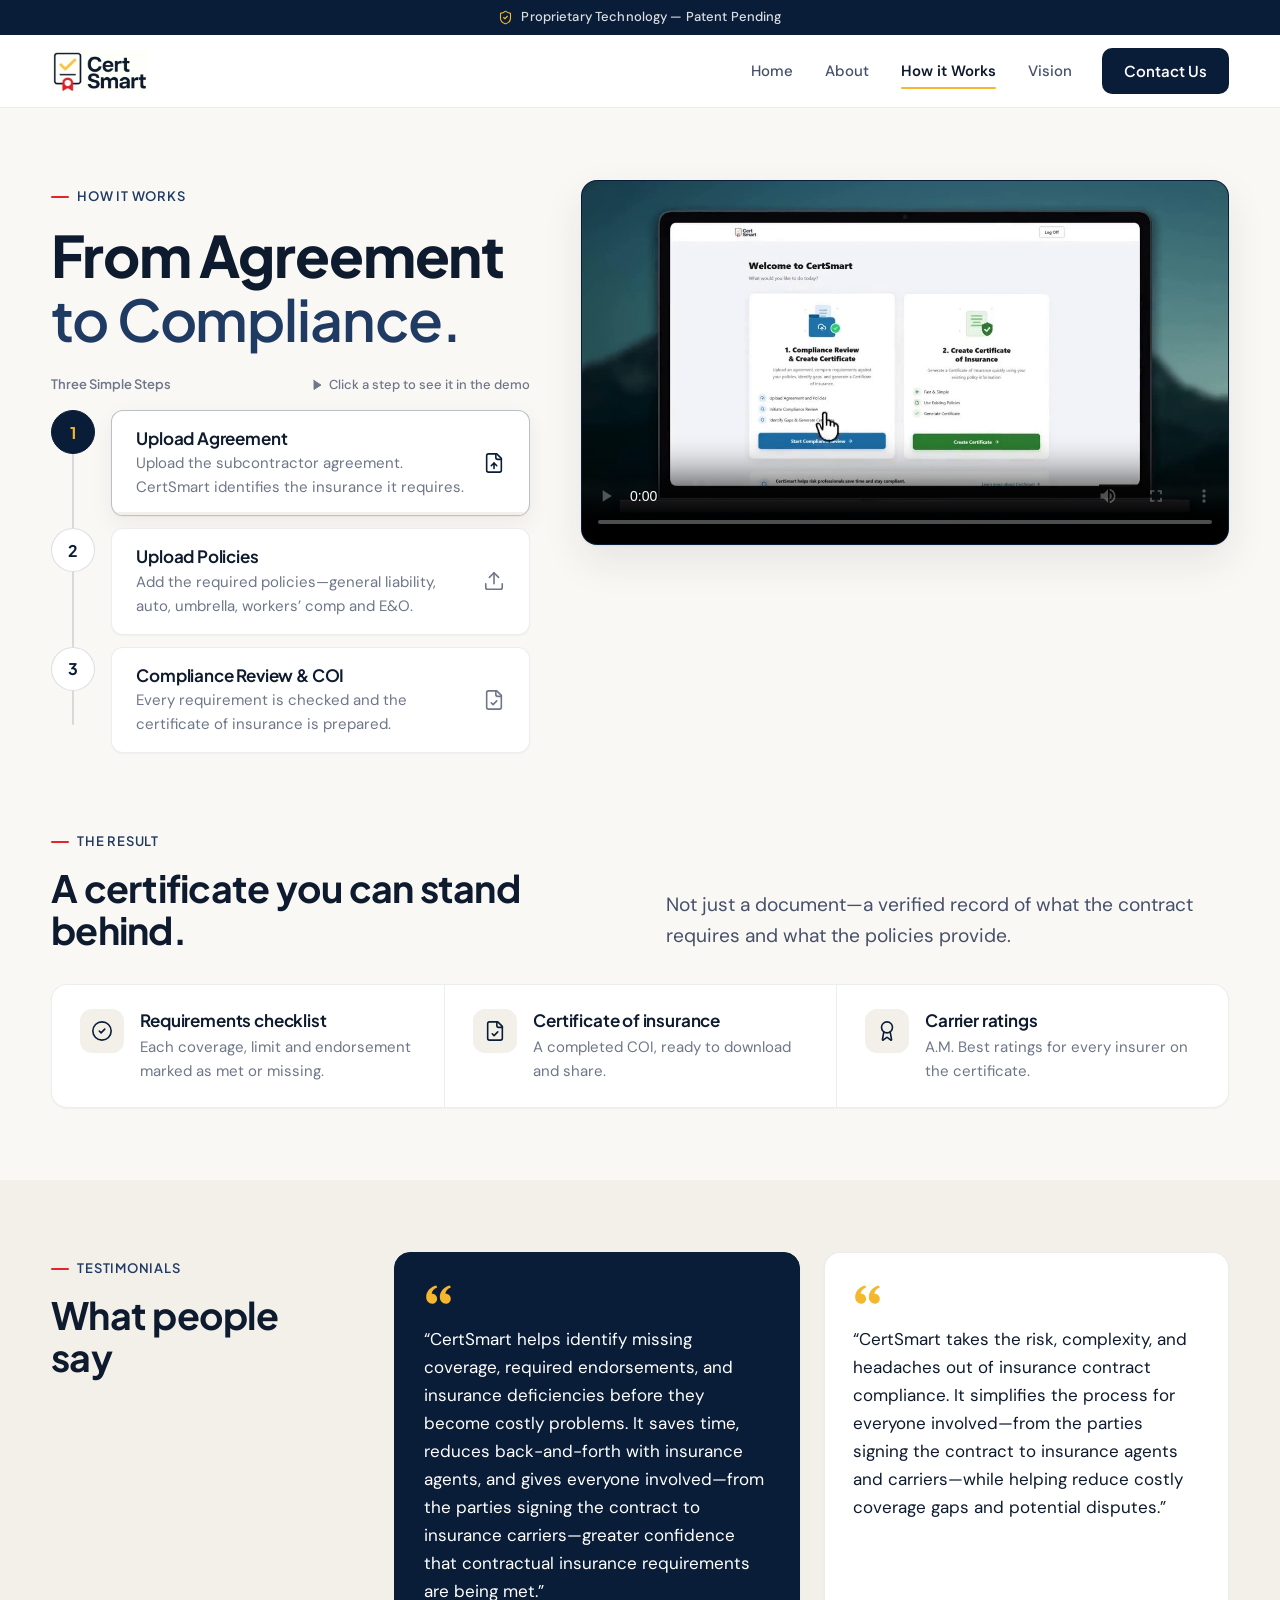
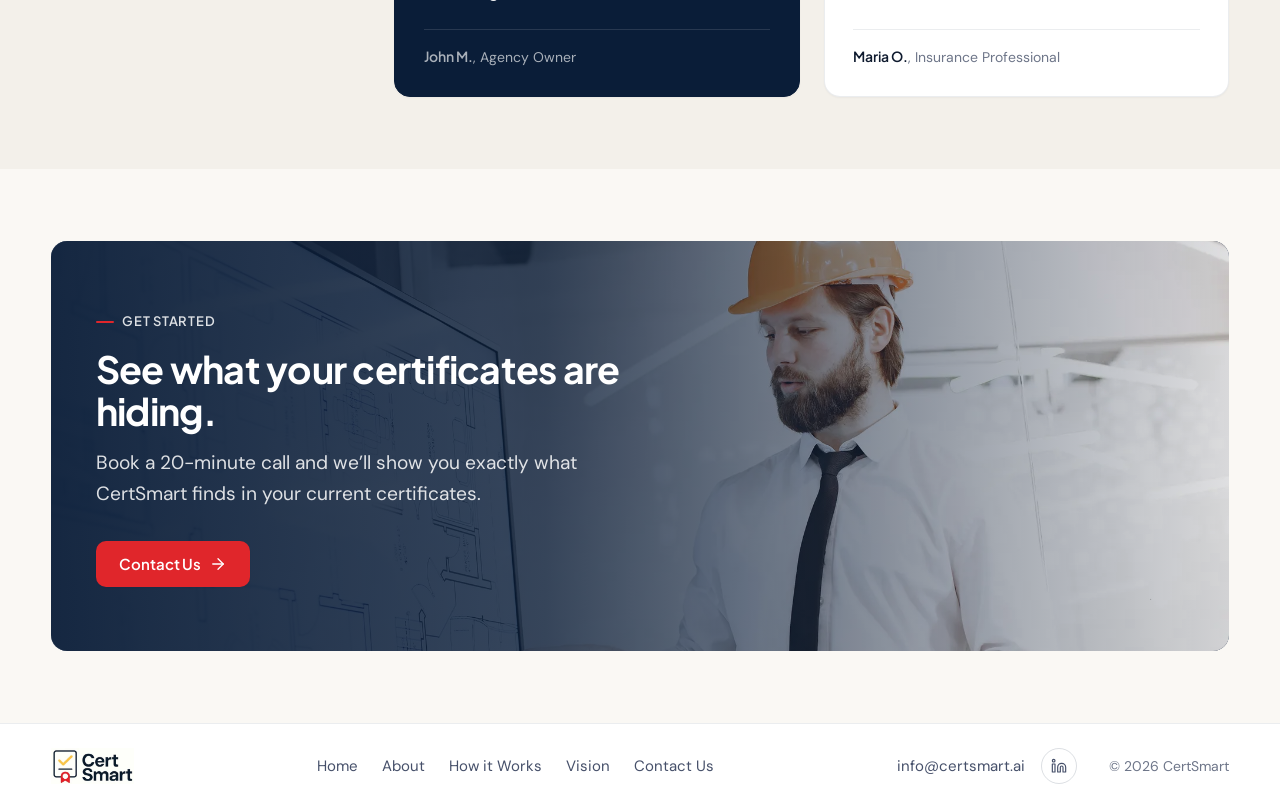
<file: how-it-works.html>
<!DOCTYPE html>
<html lang="en">
<head>
  <meta charset="UTF-8">
  <meta name="viewport" content="width=device-width, initial-scale=1">
  <title>How It Works | CertSmart</title>
  <meta name="description" content="Upload the agreement, upload the policies, and CertSmart checks every requirement and prepares the certificate of insurance. See the three-step process.">
  <meta property="og:title" content="How It Works | CertSmart">
  <meta property="og:description" content="Upload the agreement, upload the policies, and CertSmart checks every requirement and prepares the certificate of insurance. See the three-step process.">
  <link rel="icon" type="image/png" sizes="32x32" href="assets/img/favicon-32.png">
  <link rel="icon" type="image/png" sizes="192x192" href="assets/img/favicon-192.png">
  <link rel="apple-touch-icon" href="assets/img/favicon-180.png">
  <link rel="preconnect" href="https://fonts.googleapis.com">
  <link rel="preconnect" href="https://fonts.gstatic.com" crossorigin>
  <link href="https://fonts.googleapis.com/css2?family=DM+Sans:opsz,wght@9..40,400..600&amp;family=Plus+Jakarta+Sans:wght@500..800&amp;display=swap" rel="stylesheet">
  <link rel="stylesheet" href="css/style.css?v=20261127b">
</head>
<body class="page-how">
  <div class="patent-bar">
    <svg class="icon" viewBox="0 0 24 24" aria-hidden="true"><path d="M20 13c0 5-3.5 7.5-7.66 8.95a1 1 0 0 1-.67-.01C7.5 20.5 4 18 4 13V6a1 1 0 0 1 1-1c2 0 4.5-1.2 6.24-2.72a1.17 1.17 0 0 1 1.52 0C14.51 3.81 17 5 19 5a1 1 0 0 1 1 1z"/><path d="m9 12 2 2 4-4"/></svg>
    Proprietary Technology &mdash; Patent Pending
  </div>

  <header class="site-header">
    <div class="wrap header-inner">
      <a href="index.html" class="brand"><img src="assets/img/logo.webp" alt="CertSmart logo" width="300" height="127"></a>
      <button class="nav-toggle" aria-label="Toggle navigation" aria-expanded="false" aria-controls="main-nav">
        <svg class="icon icon-menu" viewBox="0 0 24 24" aria-hidden="true"><path d="M4 6h16"/><path d="M4 12h16"/><path d="M4 18h16"/></svg><svg class="icon icon-close" viewBox="0 0 24 24" aria-hidden="true"><path d="M18 6 6 18"/><path d="m6 6 12 12"/></svg>
      </button>
      <nav class="main-nav" id="main-nav" aria-label="Main">
        <a href="index.html">Home</a>
        <a href="about.html">About</a>
        <a href="how-it-works.html" class="active" aria-current="page">How it Works</a>
        <a href="vision.html">Vision</a>
        <a href="contact.html" class="nav-cta">Contact Us</a>
      </nav>
    </div>
  </header>

  <main>
    <section class="section">
      <div class="wrap how-grid">
        <div class="how-copy">
          <span class="eyebrow">How It Works</span>
          <h1 class="h1">From Agreement<span class="soft">to Compliance.</span></h1>
          <p class="steps-label">Three Simple Steps <span class="steps-hint"><svg class="icon" viewBox="0 0 24 24" aria-hidden="true"><polygon points="6 3 20 12 6 21 6 3"/></svg> Click a step to see it in the demo</span></p>
          <ol class="steps" data-steps>
            <li class="step is-active" data-start="0">
              <span class="step-num"><span class="n">1</span><svg class="icon done-icon" viewBox="0 0 24 24" aria-hidden="true"><path d="M20 6 9 17l-5-5"/></svg></span>
              <button type="button" class="step-body" aria-pressed="true">
                <span class="step-text"><span class="step-title">Upload Agreement</span><span class="step-desc">Upload the subcontractor agreement. CertSmart identifies the insurance it requires.</span></span><svg class="icon" viewBox="0 0 24 24" aria-hidden="true"><path d="M15 2H6a2 2 0 0 0-2 2v16a2 2 0 0 0 2 2h12a2 2 0 0 0 2-2V7Z"/><path d="M14 2v4a2 2 0 0 0 2 2h4"/><path d="M12 12v6"/><path d="m15 15-3-3-3 3"/></svg>
                <span class="step-progress" aria-hidden="true"><span></span></span>
              </button>
            </li>
            <li class="step" data-start="15.5">
              <span class="step-num"><span class="n">2</span><svg class="icon done-icon" viewBox="0 0 24 24" aria-hidden="true"><path d="M20 6 9 17l-5-5"/></svg></span>
              <button type="button" class="step-body" aria-pressed="false">
                <span class="step-text"><span class="step-title">Upload Policies</span><span class="step-desc">Add the required policies&mdash;general liability, auto, umbrella, workers&rsquo; comp and E&amp;O.</span></span><svg class="icon" viewBox="0 0 24 24" aria-hidden="true"><path d="M21 15v4a2 2 0 0 1-2 2H5a2 2 0 0 1-2-2v-4"/><path d="m17 8-5-5-5 5"/><path d="M12 3v12"/></svg>
                <span class="step-progress" aria-hidden="true"><span></span></span>
              </button>
            </li>
            <li class="step" data-start="34">
              <span class="step-num"><span class="n">3</span><svg class="icon done-icon" viewBox="0 0 24 24" aria-hidden="true"><path d="M20 6 9 17l-5-5"/></svg></span>
              <button type="button" class="step-body" aria-pressed="false">
                <span class="step-text"><span class="step-title">Compliance Review &amp; COI</span><span class="step-desc">Every requirement is checked and the certificate of insurance is prepared.</span></span><svg class="icon" viewBox="0 0 24 24" aria-hidden="true"><path d="M15 2H6a2 2 0 0 0-2 2v16a2 2 0 0 0 2 2h12a2 2 0 0 0 2-2V7Z"/><path d="M14 2v4a2 2 0 0 0 2 2h4"/><path d="m9 15 2 2 4-4"/></svg>
                <span class="step-progress" aria-hidden="true"><span></span></span>
              </button>
            </li>
          </ol>
        </div>
        <div class="video-frame">
          <video controls preload="metadata" poster="assets/video/demo-poster.jpg?v=20261125a" playsinline>
            <source src="assets/video/how-it-works-demo.mp4?v=20261125a" type="video/mp4">
            Your browser does not support embedded video. You can
            <a href="assets/video/how-it-works-demo.mp4?v=20261125a">download the video</a> instead.
          </video>
        </div>
      </div>
    </section>

    <section class="section section--tight-top">
      <div class="wrap">
        <div class="section-head">
          <div>
            <span class="eyebrow">The result</span>
            <h2 class="h2">A certificate you can stand behind.</h2>
          </div>
          <p>Not just a document&mdash;a verified record of what the contract requires and what the policies provide.</p>
        </div>
        <div class="feature-strip">
          <div class="item">
            <span class="icon-tile"><svg class="icon" viewBox="0 0 24 24" aria-hidden="true"><circle cx="12" cy="12" r="10"/><path d="m9 12 2 2 4-4"/></svg></span>
            <div><h3>Requirements checklist</h3><p>Each coverage, limit and endorsement marked as met or missing.</p></div>
          </div>
          <div class="item">
            <span class="icon-tile"><svg class="icon" viewBox="0 0 24 24" aria-hidden="true"><path d="M15 2H6a2 2 0 0 0-2 2v16a2 2 0 0 0 2 2h12a2 2 0 0 0 2-2V7Z"/><path d="M14 2v4a2 2 0 0 0 2 2h4"/><path d="m9 15 2 2 4-4"/></svg></span>
            <div><h3>Certificate of insurance</h3><p>A completed COI, ready to download and share.</p></div>
          </div>
          <div class="item">
            <span class="icon-tile"><svg class="icon" viewBox="0 0 24 24" aria-hidden="true"><path d="m15.48 12.89 1.51 8.53a.5.5 0 0 1-.81.47l-3.58-2.69a1 1 0 0 0-1.2 0l-3.59 2.69a.5.5 0 0 1-.81-.47l1.52-8.53"/><circle cx="12" cy="8" r="6"/></svg></span>
            <div><h3>Carrier ratings</h3><p>A.M. Best ratings for every insurer on the certificate.</p></div>
          </div>
        </div>
      </div>
    </section>

    <section class="section section--alt">
      <div class="wrap voices">
        <div class="voices-head">
          <span class="eyebrow">Testimonials</span>
          <h2 class="h2">What people say</h2>
        </div>
        <div class="quotes">
          <figure class="quote quote--dark">
            <svg class="qmark" viewBox="0 0 32 32" aria-hidden="true" fill="currentColor"><path d="M9.6 26C5.4 26 2.5 22.9 2.5 18.4 2.5 11.6 7.6 6.4 14 5l1.1 2.4c-3.7 1.2-6 4.1-6.3 7.3 3.4-.3 6.2 2.3 6.2 5.6 0 3.2-2.4 5.7-5.4 5.7zm15.6 0c-4.2 0-7.1-3.1-7.1-7.6 0-6.8 5.1-12 11.5-13.4l1.1 2.4c-3.7 1.2-6 4.1-6.3 7.3 3.4-.3 6.2 2.3 6.2 5.6 0 3.2-2.4 5.7-5.4 5.7z"/></svg>
            <p>&ldquo;CertSmart helps identify missing coverage, required endorsements, and insurance deficiencies before they become costly problems. It saves time, reduces back-and-forth with insurance agents, and gives everyone involved&mdash;from the parties signing the contract to insurance carriers&mdash;greater confidence that contractual insurance requirements are being met.&rdquo;</p>
            <figcaption><b>John M.</b>, Agency Owner</figcaption>
          </figure>
          <figure class="quote">
            <svg class="qmark" viewBox="0 0 32 32" aria-hidden="true" fill="currentColor"><path d="M9.6 26C5.4 26 2.5 22.9 2.5 18.4 2.5 11.6 7.6 6.4 14 5l1.1 2.4c-3.7 1.2-6 4.1-6.3 7.3 3.4-.3 6.2 2.3 6.2 5.6 0 3.2-2.4 5.7-5.4 5.7zm15.6 0c-4.2 0-7.1-3.1-7.1-7.6 0-6.8 5.1-12 11.5-13.4l1.1 2.4c-3.7 1.2-6 4.1-6.3 7.3 3.4-.3 6.2 2.3 6.2 5.6 0 3.2-2.4 5.7-5.4 5.7z"/></svg>
            <p>&ldquo;CertSmart takes the risk, complexity, and headaches out of insurance contract compliance. It simplifies the process for everyone involved&mdash;from the parties signing the contract to insurance agents and carriers&mdash;while helping reduce costly coverage gaps and potential disputes.&rdquo;</p>
            <figcaption><b>Maria O.</b>, Insurance Professional</figcaption>
          </figure>
        </div>
      </div>
    </section>

    <section class="section">
      <div class="wrap">
        <div class="photo-band">
          <img src="assets/img/photo-plans.webp" alt="Engineer in a hard hat pointing at building plans on a large screen" loading="lazy" style="object-position: 70% 30%;">
          <div class="band-copy">
            <span class="eyebrow">Get started</span>
            <h2 class="h2">See what your certificates are hiding.</h2>
            <p>Book a 20-minute call and we&rsquo;ll show you exactly what CertSmart finds in your current certificates.</p>
            <div class="band-actions">
              <a href="contact.html" class="btn btn-primary">Contact Us <svg class="icon" viewBox="0 0 24 24" aria-hidden="true"><path d="M5 12h14"/><path d="m12 5 7 7-7 7"/></svg></a>
            </div>
          </div>
        </div>
      </div>
    </section>
  </main>

  <footer class="site-footer">
    <div class="wrap footer-inner">
      <a href="index.html" class="footer-brand"><img src="assets/img/logo.webp" alt="CertSmart logo" width="300" height="127"></a>
      <nav class="footer-nav" aria-label="Footer">
        <a href="index.html">Home</a>
        <a href="about.html">About</a>
        <a href="how-it-works.html">How it Works</a>
        <a href="vision.html">Vision</a>
        <a href="contact.html">Contact Us</a>
      </nav>
      <div class="footer-right">
        <a href="mailto:info@certsmart.ai">info@certsmart.ai</a>
        <a class="social" href="https://www.linkedin.com/in/karen-adamsbaum/" aria-label="Karen Adamsbaum on LinkedIn" target="_blank" rel="noopener"><svg class="icon" viewBox="0 0 24 24" aria-hidden="true"><path d="M16 8a6 6 0 0 1 6 6v7h-4v-7a2 2 0 0 0-2-2 2 2 0 0 0-2 2v7h-4v-7a6 6 0 0 1 6-6z"/><rect width="4" height="12" x="2" y="9"/><circle cx="4" cy="4" r="2"/></svg></a>
      </div>
      <span class="footer-copy">&copy; 2026 CertSmart</span>
    </div>
  </footer>

  <script src="js/main.js?v=20261127b"></script>
</body>
</html>
</file>
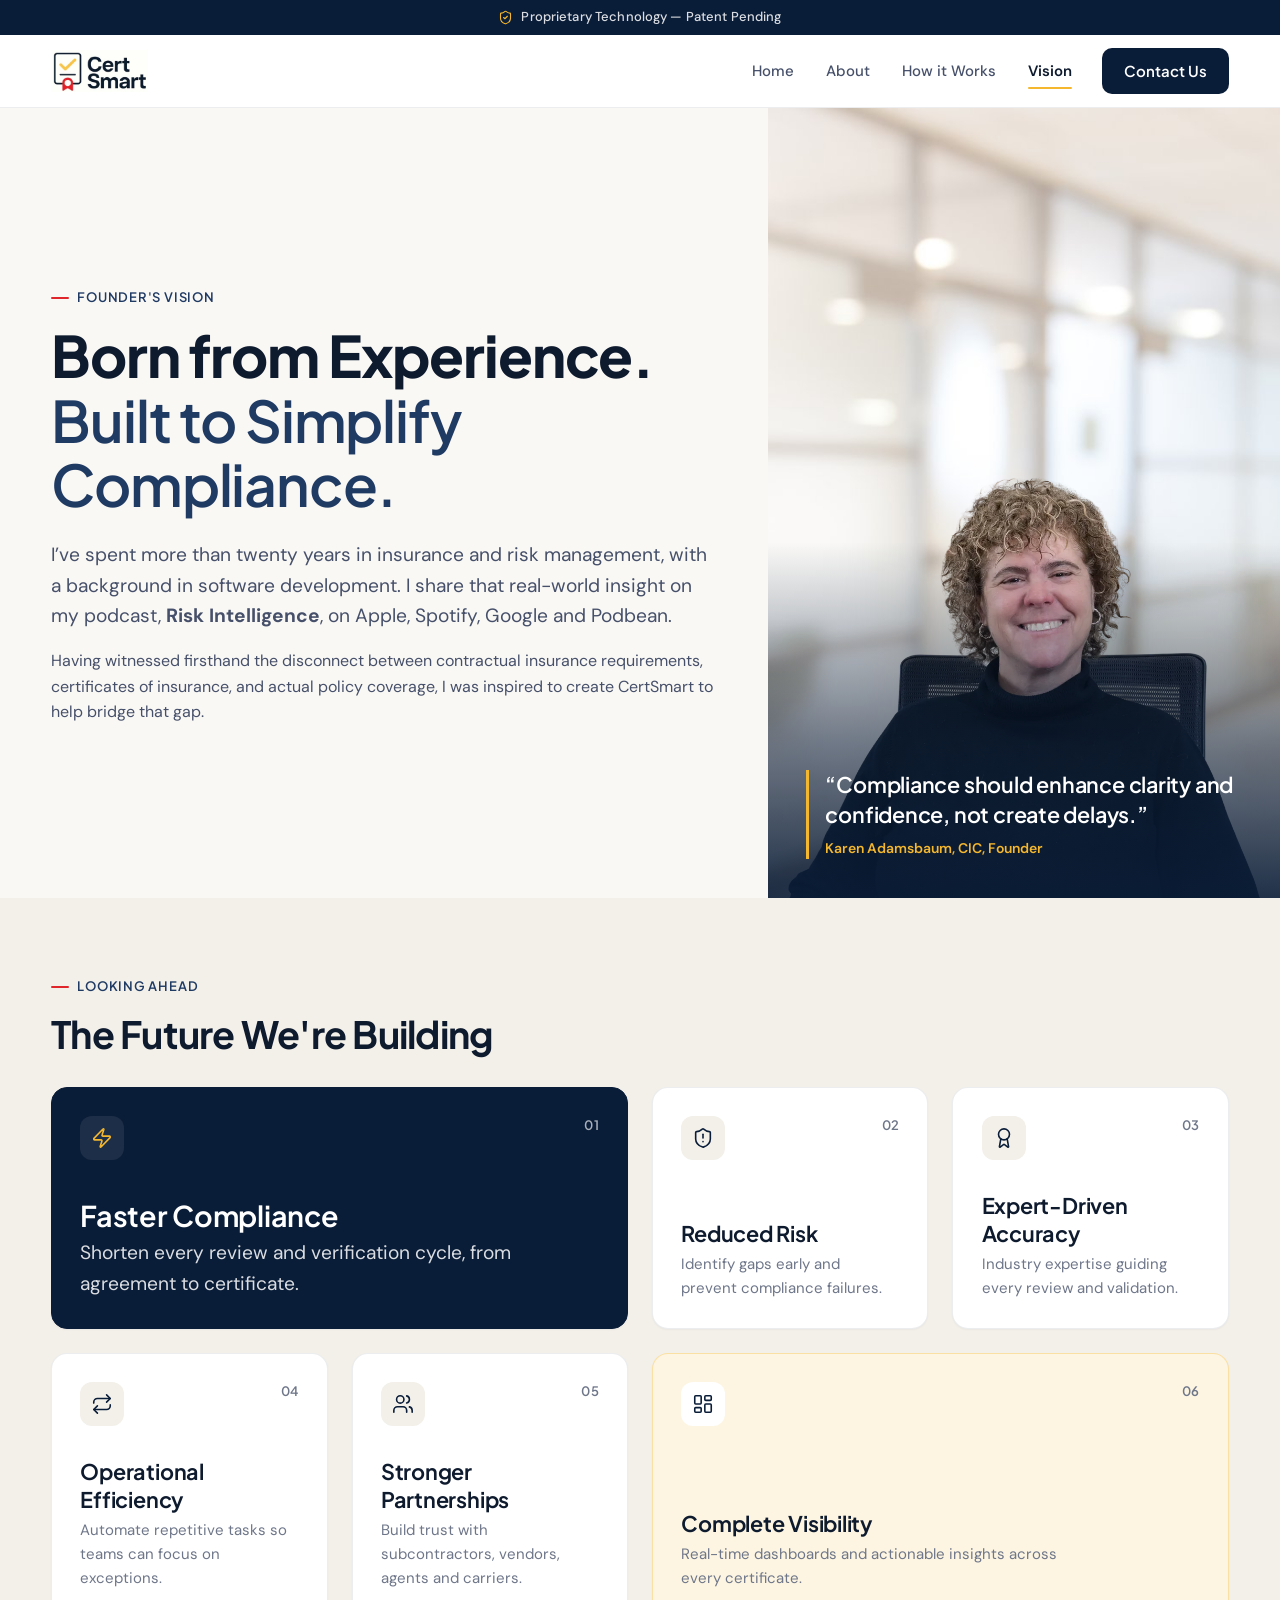
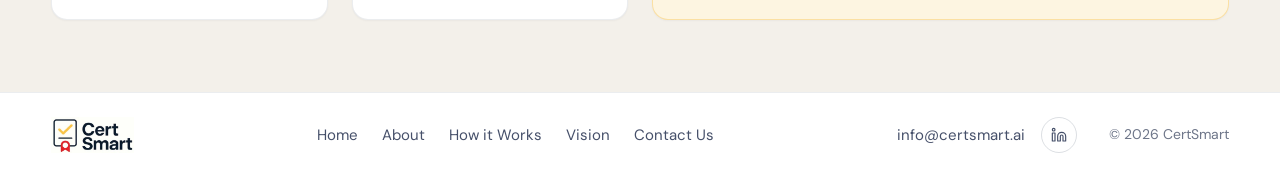
<file: vision.html>
<!DOCTYPE html>
<html lang="en">
<head>
  <meta charset="UTF-8">
  <meta name="viewport" content="width=device-width, initial-scale=1">
  <title>Our Vision | CertSmart</title>
  <meta name="description" content="Founder Karen Adamsbaum, CIC, on why she built CertSmart: to close the gap between contract insurance requirements, certificates and actual policy coverage.">
  <meta property="og:title" content="Our Vision | CertSmart">
  <meta property="og:description" content="Founder Karen Adamsbaum, CIC, on why she built CertSmart: to close the gap between contract insurance requirements, certificates and actual policy coverage.">
  <link rel="icon" type="image/png" sizes="32x32" href="assets/img/favicon-32.png">
  <link rel="icon" type="image/png" sizes="192x192" href="assets/img/favicon-192.png">
  <link rel="apple-touch-icon" href="assets/img/favicon-180.png">
  <link rel="preconnect" href="https://fonts.googleapis.com">
  <link rel="preconnect" href="https://fonts.gstatic.com" crossorigin>
  <link href="https://fonts.googleapis.com/css2?family=DM+Sans:opsz,wght@9..40,400..600&amp;family=Plus+Jakarta+Sans:wght@500..800&amp;display=swap" rel="stylesheet">
  <link rel="stylesheet" href="css/style.css?v=20261127b">
</head>
<body class="page-vision">
  <div class="patent-bar">
    <svg class="icon" viewBox="0 0 24 24" aria-hidden="true"><path d="M20 13c0 5-3.5 7.5-7.66 8.95a1 1 0 0 1-.67-.01C7.5 20.5 4 18 4 13V6a1 1 0 0 1 1-1c2 0 4.5-1.2 6.24-2.72a1.17 1.17 0 0 1 1.52 0C14.51 3.81 17 5 19 5a1 1 0 0 1 1 1z"/><path d="m9 12 2 2 4-4"/></svg>
    Proprietary Technology &mdash; Patent Pending
  </div>

  <header class="site-header">
    <div class="wrap header-inner">
      <a href="index.html" class="brand"><img src="assets/img/logo.webp" alt="CertSmart logo" width="300" height="127"></a>
      <button class="nav-toggle" aria-label="Toggle navigation" aria-expanded="false" aria-controls="main-nav">
        <svg class="icon icon-menu" viewBox="0 0 24 24" aria-hidden="true"><path d="M4 6h16"/><path d="M4 12h16"/><path d="M4 18h16"/></svg><svg class="icon icon-close" viewBox="0 0 24 24" aria-hidden="true"><path d="M18 6 6 18"/><path d="m6 6 12 12"/></svg>
      </button>
      <nav class="main-nav" id="main-nav" aria-label="Main">
        <a href="index.html">Home</a>
        <a href="about.html">About</a>
        <a href="how-it-works.html">How it Works</a>
        <a href="vision.html" class="active" aria-current="page">Vision</a>
        <a href="contact.html" class="nav-cta">Contact Us</a>
      </nav>
    </div>
  </header>

  <main>
    <section class="vision-hero">
      <div class="vision-copy-wrap">
        <div class="vision-copy">
          <span class="eyebrow">Founder's Vision</span>
          <h1 class="h1">Born from Experience.<span class="soft">Built to Simplify Compliance.</span></h1>
          <div class="prose">
            <p class="lead">I&rsquo;ve spent more than twenty years in insurance and risk management, with a background in software development. I share that real-world insight on my podcast, <b>Risk Intelligence</b>, on Apple, Spotify, Google and Podbean.</p>
            <p>Having witnessed firsthand the disconnect between contractual insurance requirements, certificates of insurance, and actual policy coverage, I was inspired to create CertSmart to help bridge that gap.</p>
          </div>
        </div>
      </div>
      <div class="portrait">
        <img src="assets/img/karen-photo.webp" alt="Karen Adamsbaum, founder of CertSmart, smiling in an office setting." class="karen" width="900" height="804">
        <blockquote class="portrait-quote">
          <p>&ldquo;Compliance should enhance clarity and confidence, not create delays.&rdquo;</p>
          <cite>Karen Adamsbaum, CIC, Founder</cite>
        </blockquote>
      </div>
    </section>

    <section class="section section--alt">
      <div class="wrap">
        <div class="future-head">
          <span class="eyebrow">Looking ahead</span>
          <h2 class="h2">The Future We're Building</h2>
        </div>
        <div class="future-grid">
          <article class="future-card">
            <div class="future-top"><span class="future-icon"><svg class="icon" viewBox="0 0 24 24" aria-hidden="true"><path d="M4 14a1 1 0 0 1-.78-1.63l9.9-10.2a.5.5 0 0 1 .86.46l-1.92 6.02A1 1 0 0 0 13 10h7a1 1 0 0 1 .78 1.63l-9.9 10.2a.5.5 0 0 1-.86-.46l1.92-6.02A1 1 0 0 0 11 14z"/></svg></span><span class="future-num">01</span></div>
            <h3>Faster Compliance</h3>
            <p>Shorten every review and verification cycle, from agreement to certificate.</p>
          </article>
          <article class="future-card">
            <div class="future-top"><span class="future-icon"><svg class="icon" viewBox="0 0 24 24" aria-hidden="true"><path d="M20 13c0 5-3.5 7.5-7.66 8.95a1 1 0 0 1-.67-.01C7.5 20.5 4 18 4 13V6a1 1 0 0 1 1-1c2 0 4.5-1.2 6.24-2.72a1.17 1.17 0 0 1 1.52 0C14.51 3.81 17 5 19 5a1 1 0 0 1 1 1z"/><path d="M12 8v4"/><path d="M12 16h.01"/></svg></span><span class="future-num">02</span></div>
            <h3>Reduced Risk</h3>
            <p>Identify gaps early and prevent compliance failures.</p>
          </article>
          <article class="future-card">
            <div class="future-top"><span class="future-icon"><svg class="icon" viewBox="0 0 24 24" aria-hidden="true"><path d="m15.48 12.89 1.51 8.53a.5.5 0 0 1-.81.47l-3.58-2.69a1 1 0 0 0-1.2 0l-3.59 2.69a.5.5 0 0 1-.81-.47l1.52-8.53"/><circle cx="12" cy="8" r="6"/></svg></span><span class="future-num">03</span></div>
            <h3>Expert-Driven Accuracy</h3>
            <p>Industry expertise guiding every review and validation.</p>
          </article>
          <article class="future-card">
            <div class="future-top"><span class="future-icon"><svg class="icon" viewBox="0 0 24 24" aria-hidden="true"><path d="m17 2 4 4-4 4"/><path d="M3 11v-1a4 4 0 0 1 4-4h14"/><path d="m7 22-4-4 4-4"/><path d="M21 13v1a4 4 0 0 1-4 4H3"/></svg></span><span class="future-num">04</span></div>
            <h3>Operational Efficiency</h3>
            <p>Automate repetitive tasks so teams can focus on exceptions.</p>
          </article>
          <article class="future-card">
            <div class="future-top"><span class="future-icon"><svg class="icon" viewBox="0 0 24 24" aria-hidden="true"><path d="M16 21v-2a4 4 0 0 0-4-4H6a4 4 0 0 0-4 4v2"/><circle cx="9" cy="7" r="4"/><path d="M22 21v-2a4 4 0 0 0-3-3.87"/><path d="M16 3.13a4 4 0 0 1 0 7.75"/></svg></span><span class="future-num">05</span></div>
            <h3>Stronger Partnerships</h3>
            <p>Build trust with subcontractors, vendors, agents and carriers.</p>
          </article>
          <article class="future-card">
            <div class="future-top"><span class="future-icon"><svg class="icon" viewBox="0 0 24 24" aria-hidden="true"><rect width="7" height="9" x="3" y="3" rx="1"/><rect width="7" height="5" x="14" y="3" rx="1"/><rect width="7" height="9" x="14" y="12" rx="1"/><rect width="7" height="5" x="3" y="16" rx="1"/></svg></span><span class="future-num">06</span></div>
            <h3>Complete Visibility</h3>
            <p>Real-time dashboards and actionable insights across every certificate.</p>
          </article>
        </div>
      </div>
    </section>
  </main>

  <footer class="site-footer">
    <div class="wrap footer-inner">
      <a href="index.html" class="footer-brand"><img src="assets/img/logo.webp" alt="CertSmart logo" width="300" height="127"></a>
      <nav class="footer-nav" aria-label="Footer">
        <a href="index.html">Home</a>
        <a href="about.html">About</a>
        <a href="how-it-works.html">How it Works</a>
        <a href="vision.html">Vision</a>
        <a href="contact.html">Contact Us</a>
      </nav>
      <div class="footer-right">
        <a href="mailto:info@certsmart.ai">info@certsmart.ai</a>
        <a class="social" href="https://www.linkedin.com/in/karen-adamsbaum/" aria-label="Karen Adamsbaum on LinkedIn" target="_blank" rel="noopener"><svg class="icon" viewBox="0 0 24 24" aria-hidden="true"><path d="M16 8a6 6 0 0 1 6 6v7h-4v-7a2 2 0 0 0-2-2 2 2 0 0 0-2 2v7h-4v-7a6 6 0 0 1 6-6z"/><rect width="4" height="12" x="2" y="9"/><circle cx="4" cy="4" r="2"/></svg></a>
      </div>
      <span class="footer-copy">&copy; 2026 CertSmart</span>
    </div>
  </footer>

  <script src="js/main.js?v=20261127b"></script>
</body>
</html>
</file>
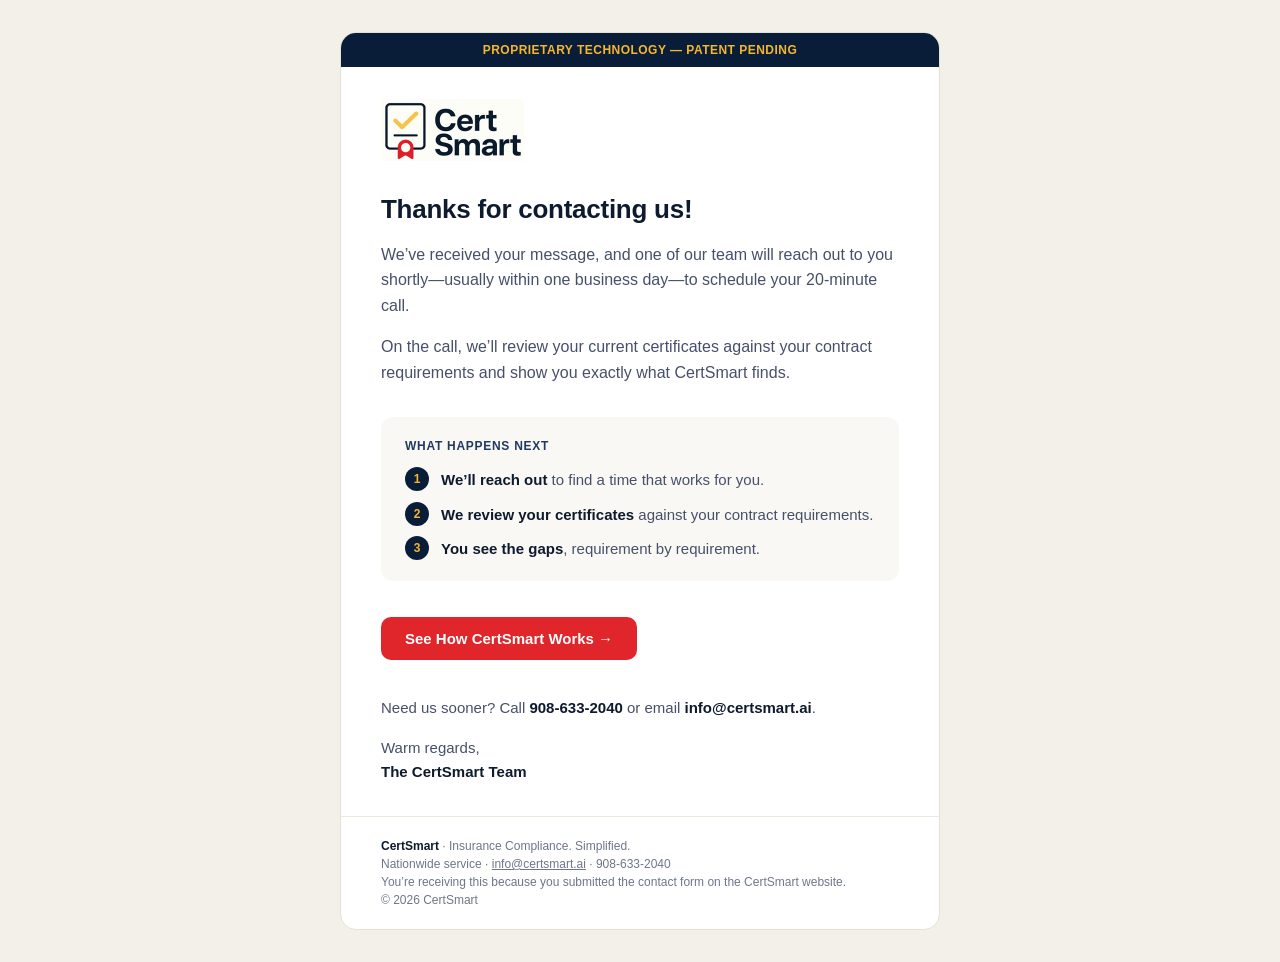
<file: email/autoresponse.html>
<!DOCTYPE html>
<!--
  CertSmart — contact form autoresponse (sent to the person who submitted the form)

  Paste into Formspree: Project > Templates > New template (type: Autoresponse),
  then select it in the form's Autoresponse plugin. Custom templates need the
  Formspree Business plan; on Professional, use autoresponse.txt as the message.

  Email-client safe: table layout, inline styles, PNG logo, no web fonts required.
  The logo URL must be public. Update LOGO_URL / SITE_URL below if the site
  moves to certsmart.ai.
    LOGO_URL: https://jackduventbot.github.io/CertSmart-Website/assets/img/email/certsmart-logo.png
    SITE_URL: https://jackduventbot.github.io/CertSmart-Website/
-->
<html lang="en">
<head>
  <meta charset="UTF-8">
  <meta name="viewport" content="width=device-width, initial-scale=1">
  <meta name="x-apple-disable-message-reformatting">
  <title>Thanks for contacting CertSmart</title>
</head>
<body style="margin:0; padding:0; background-color:#F3F0EA;">
  <!-- inbox preview text -->
  <div style="display:none; max-height:0; overflow:hidden; opacity:0; color:#F3F0EA;">
    We&rsquo;ve received your message. One of our team will reach out shortly to schedule your 20-minute call.
  </div>

  <table role="presentation" width="100%" cellpadding="0" cellspacing="0" border="0" style="background-color:#F3F0EA;">
    <tr>
      <td align="center" style="padding:32px 16px;">

        <table role="presentation" width="600" cellpadding="0" cellspacing="0" border="0" style="width:100%; max-width:600px; background-color:#FFFFFF; border:1px solid #E6E1D6; border-radius:16px; overflow:hidden;">

          <!-- navy top bar -->
          <tr>
            <td style="background-color:#0A1D38; padding:10px 32px; font-family:'Plus Jakarta Sans', Helvetica, Arial, sans-serif; font-size:12px; font-weight:600; letter-spacing:0.04em; color:#F5B72E; text-align:center;">
              PROPRIETARY TECHNOLOGY &mdash; PATENT PENDING
            </td>
          </tr>

          <!-- logo -->
          <tr>
            <td style="padding:32px 40px 8px 40px;">
              <a href="https://jackduventbot.github.io/CertSmart-Website/" style="text-decoration:none;">
                <img src="https://jackduventbot.github.io/CertSmart-Website/assets/img/email/certsmart-logo.png" width="143" height="62" alt="CertSmart" style="display:block; border:0; outline:none; width:143px; height:auto;">
              </a>
            </td>
          </tr>

          <!-- headline + message -->
          <tr>
            <td style="padding:24px 40px 8px 40px; font-family:'Plus Jakarta Sans', Helvetica, Arial, sans-serif;">
              <h1 style="margin:0 0 16px 0; font-size:26px; line-height:1.25; font-weight:700; color:#0E1A2E; letter-spacing:-0.01em;">
                Thanks for contacting us!
              </h1>
              <p style="margin:0 0 16px 0; font-family:'DM Sans', Helvetica, Arial, sans-serif; font-size:16px; line-height:1.6; color:#46506A;">
                We&rsquo;ve received your message, and one of our team will reach out to you shortly&mdash;usually within one business day&mdash;to schedule your 20-minute call.
              </p>
              <p style="margin:0; font-family:'DM Sans', Helvetica, Arial, sans-serif; font-size:16px; line-height:1.6; color:#46506A;">
                On the call, we&rsquo;ll review your current certificates against your contract requirements and show you exactly what CertSmart finds.
              </p>
            </td>
          </tr>

          <!-- what happens next -->
          <tr>
            <td style="padding:24px 40px 8px 40px;">
              <table role="presentation" width="100%" cellpadding="0" cellspacing="0" border="0" style="background-color:#FAF8F4; border-radius:12px;">
                <tr>
                  <td style="padding:20px 24px; font-family:'DM Sans', Helvetica, Arial, sans-serif; font-size:15px; line-height:1.5; color:#46506A;">
                    <p style="margin:0 0 12px 0; font-family:'Plus Jakarta Sans', Helvetica, Arial, sans-serif; font-size:12px; font-weight:600; letter-spacing:0.06em; color:#1F3A63;">WHAT HAPPENS NEXT</p>
                    <table role="presentation" cellpadding="0" cellspacing="0" border="0">
                      <tr>
                        <td valign="top" style="padding:0 12px 10px 0;"><span style="display:inline-block; width:24px; height:24px; line-height:24px; border-radius:12px; background-color:#0A1D38; color:#F5B72E; font-size:12px; font-weight:700; text-align:center; font-family:Helvetica, Arial, sans-serif;">1</span></td>
                        <td valign="top" style="padding:2px 0 10px 0;"><strong style="color:#0E1A2E;">We&rsquo;ll reach out</strong> to find a time that works for you.</td>
                      </tr>
                      <tr>
                        <td valign="top" style="padding:0 12px 10px 0;"><span style="display:inline-block; width:24px; height:24px; line-height:24px; border-radius:12px; background-color:#0A1D38; color:#F5B72E; font-size:12px; font-weight:700; text-align:center; font-family:Helvetica, Arial, sans-serif;">2</span></td>
                        <td valign="top" style="padding:2px 0 10px 0;"><strong style="color:#0E1A2E;">We review your certificates</strong> against your contract requirements.</td>
                      </tr>
                      <tr>
                        <td valign="top" style="padding:0 12px 0 0;"><span style="display:inline-block; width:24px; height:24px; line-height:24px; border-radius:12px; background-color:#0A1D38; color:#F5B72E; font-size:12px; font-weight:700; text-align:center; font-family:Helvetica, Arial, sans-serif;">3</span></td>
                        <td valign="top" style="padding:2px 0 0 0;"><strong style="color:#0E1A2E;">You see the gaps</strong>, requirement by requirement.</td>
                      </tr>
                    </table>
                  </td>
                </tr>
              </table>
            </td>
          </tr>

          <!-- button -->
          <tr>
            <td style="padding:28px 40px 8px 40px;">
              <table role="presentation" cellpadding="0" cellspacing="0" border="0">
                <tr>
                  <td style="border-radius:10px; background-color:#E0262B;">
                    <a href="https://jackduventbot.github.io/CertSmart-Website/how-it-works.html" style="display:inline-block; padding:13px 24px; font-family:'Plus Jakarta Sans', Helvetica, Arial, sans-serif; font-size:15px; font-weight:600; color:#FFFFFF; text-decoration:none; border-radius:10px;">
                      See How CertSmart Works &rarr;
                    </a>
                  </td>
                </tr>
              </table>
            </td>
          </tr>

          <!-- contact + sign-off -->
          <tr>
            <td style="padding:28px 40px 32px 40px; font-family:'DM Sans', Helvetica, Arial, sans-serif; font-size:15px; line-height:1.6; color:#46506A;">
              <p style="margin:0 0 16px 0;">
                Need us sooner? Call <a href="tel:+19086332040" style="color:#0E1A2E; font-weight:600; text-decoration:none;">908-633-2040</a> or email <a href="mailto:info@certsmart.ai" style="color:#0E1A2E; font-weight:600; text-decoration:none;">info@certsmart.ai</a>.
              </p>
              <p style="margin:0;">
                Warm regards,<br>
                <strong style="color:#0E1A2E;">The CertSmart Team</strong>
              </p>
            </td>
          </tr>

          <!-- footer -->
          <tr>
            <td style="border-top:1px solid #EEE9DF; padding:20px 40px; font-family:'DM Sans', Helvetica, Arial, sans-serif; font-size:12px; line-height:1.5; color:#6E7689;">
              <strong style="color:#0E1A2E;">CertSmart</strong> &middot; Insurance Compliance. Simplified.<br>
              Nationwide service &middot; <a href="mailto:info@certsmart.ai" style="color:#6E7689;">info@certsmart.ai</a> &middot; 908-633-2040<br>
              You&rsquo;re receiving this because you submitted the contact form on the CertSmart website.<br>
              &copy; 2026 CertSmart
            </td>
          </tr>

        </table>

      </td>
    </tr>
  </table>
</body>
</html>
</file>
<file: css/style.css>
/* ==========================================================================
   CertSmart — stylesheet
   Type: Plus Jakarta Sans (headings) + DM Sans (body)
   Palette: navy (base) · red (buttons + key emphasis only) · gold (highlight) · warm neutrals.
   Spacing scale: 4 · 8 · 12 · 16 · 24 · 32 · 48 · 64
   ========================================================================== */

:root {
  /* Color */
  --navy: #0A1D38;
  --navy-700: #142B4D;
  --navy-600: #1F3A63;
  --red: #E0262B;
  --red-600: #C21E23;
  --red-ink: #C21E23;          /* red for text on light bg */
  --red-50: #FDEDEC;
  --gold: #F5B72E;
  --gold-ink: #946100;          /* gold that passes contrast on light bg */
  --gold-50: #FDF5E1;
  --bg: #FAF8F4;
  --bg-alt: #F3F0EA;
  --surface: #FFFFFF;
  --ink: #0E1A2E;
  --body: #46506A;
  --muted: #6E7689;
  --line: rgba(10, 29, 56, 0.08);
  --line-strong: rgba(10, 29, 56, 0.14);

  /* Type */
  --font-head: "Plus Jakarta Sans", "Segoe UI", sans-serif;
  --font-body: "DM Sans", "Segoe UI", sans-serif;
  --fs-display: clamp(2.4rem, 1.6rem + 3.6vw, 4.5rem);
  --fs-h1: clamp(2.1rem, 1.5rem + 2.6vw, 3.6rem);
  --fs-h2: clamp(1.6rem, 1.25rem + 1.4vw, 2.35rem);
  --fs-h3: 1.0625rem;                                   /* compact card title */
  --fs-h3-lg: clamp(1.15rem, 1rem + 0.45vw, 1.35rem);   /* photo + feature card title */
  --fs-h3-xl: clamp(1.4rem, 1.15rem + 0.8vw, 1.85rem);  /* featured card title */
  --fs-lead: clamp(1.05rem, 1rem + 0.3vw, 1.2rem);      /* intro paragraph */
  --fs-quote: 1.0625rem;                                /* testimonial / pull quote */
  --fs-body: 1rem;
  --fs-card: 0.9375rem;                                 /* card description */
  --fs-small: 0.875rem;                                 /* captions, meta, notes */
  --fs-label: 0.8125rem;                                /* labels, pills, tags, eyebrows */
  --lh-small: 1.5;

  /* Space */
  --s-1: 4px; --s-2: 8px; --s-3: 12px; --s-4: 16px;
  --s-5: 24px; --s-6: 32px; --s-7: 48px; --s-8: 64px;
  --gutter: clamp(16px, 4vw, 4rem);
  --section: clamp(40px, 6vw, 4.5rem);
  --gap: clamp(16px, 2vw, 1.5rem);
  --gap-lg: clamp(24px, 4vw, 4rem);                     /* between layout columns */
  --pad-card: clamp(20px, 2.2vw, 2rem);                 /* standard card */
  --pad-panel: clamp(24px, 3.5vw, 3rem);                /* large panel / form / stat */
  --tile: 44px;                                         /* icon tile, avatar, step number */
  --tile-icon: 22px;

  /* Shape */
  --r-card: 16px;                                       /* top-level cards and media */
  --r-inner: 12px;                                      /* nested/compact cards, tiles, badges */
  --r-btn: 10px;
  --r-input: 8px;
  --shadow-sm: 0 1px 2px rgba(10, 29, 56, 0.04);
  --shadow: 0 1px 2px rgba(10, 29, 56, 0.04), 0 8px 24px rgba(10, 29, 56, 0.06);
  --shadow-lg: 0 1px 2px rgba(10, 29, 56, 0.05), 0 16px 40px rgba(10, 29, 56, 0.09);
  --ease: 180ms cubic-bezier(0.2, 0.6, 0.2, 1);
  --lift: translateY(-2px);                             /* card hover */
  --on-dark: rgba(255, 255, 255, 0.85);                 /* body text on navy/photos */
  --on-dark-muted: rgba(255, 255, 255, 0.65);           /* meta text on navy/photos */
}

/* ---------- Base ---------- */
*, *::before, *::after { box-sizing: border-box; }
html { -webkit-text-size-adjust: 100%; }
/* Wide screens (or zoomed out): scale type and spacing with the viewport
   so the layout keeps its proportions instead of looking small. */
@media (min-width: 1600px) {
  html { font-size: calc(16px + (100vw - 1600px) * 0.006); }
}
body {
  margin: 0;
  font-family: var(--font-body);
  font-size: var(--fs-body);
  line-height: 1.6;
  color: var(--body);
  background: var(--bg);
  -webkit-font-smoothing: antialiased;
  overflow-x: hidden;
}
img, video, svg { display: block; max-width: 100%; }
img { height: auto; }
a { color: inherit; text-decoration: none; }
h1, h2, h3, h4 {
  font-family: var(--font-head);
  color: var(--ink);
  margin: 0;
  line-height: 1.12;
  letter-spacing: -0.02em;
  font-weight: 700;
}
h3, h4 { letter-spacing: -0.01em; line-height: 1.3; font-weight: 650; }
p { margin: 0; }
:focus-visible { outline: 2px solid var(--gold); outline-offset: 3px; border-radius: 4px; }

.icon {
  width: 20px; height: 20px;
  fill: none; stroke: currentColor; stroke-width: 1.75;
  stroke-linecap: round; stroke-linejoin: round;
  flex: none;
}

/* Fluid wrapper: always fills the viewport width */
.wrap {
  width: 100%;
  padding-inline: var(--gutter);
}
.section { padding-block: var(--section); }
.section--alt { background: var(--bg-alt); }
.section--tight-top { padding-top: 0; }

/* ---------- Shared type pieces ---------- */
.eyebrow {
  display: inline-flex; align-items: center; gap: var(--s-2);
  font-family: var(--font-head);
  font-size: var(--fs-label); font-weight: 600;
  letter-spacing: 0.06em; text-transform: uppercase;
  color: var(--navy-600);
  margin-bottom: var(--s-4);
}
.eyebrow::before {
  content: ""; width: 18px; height: 2px; border-radius: 2px; background: var(--red);
}
.h-display { font-size: var(--fs-display); font-weight: 800; letter-spacing: -0.03em; line-height: 1.02; }
.h1 { font-size: var(--fs-h1); font-weight: 750; }
.h2 { font-size: var(--fs-h2); }
.h1 .soft, .h2 .soft { display: block; color: var(--navy-600); font-weight: 600; }
.lead { font-size: var(--fs-lead); color: var(--body); max-width: 58ch; }
.prose p { max-width: 62ch; }
.prose p + p { margin-top: var(--s-4); }

/* Labels and meta text share one line-height */
.eyebrow, .pill, .tag, .steps-label, .role, .future-num, .quote figcaption, .info-list small, .form-note, .form-status { line-height: var(--lh-small); }

/* Emphasised headline word */
.mark { color: var(--red); white-space: nowrap; }

.pill {
  display: inline-flex; align-items: center; gap: var(--s-2);
  padding: 6px 14px;
  border-radius: 999px;
  background: var(--gold-50);
  border: 1px solid rgba(245, 183, 46, 0.35);
  color: #6B4700;
  font-size: var(--fs-label); font-weight: 600;
}
.pill .icon { width: 15px; height: 15px; color: var(--gold-ink); }

/* ---------- Buttons ---------- */
.btn {
  display: inline-flex; align-items: center; justify-content: center; gap: var(--s-2);
  min-height: 46px;
  padding: 0 22px;
  border-radius: var(--r-btn);
  border: 1px solid transparent;
  font-family: var(--font-head);
  font-size: var(--fs-card); font-weight: 600;
  letter-spacing: -0.005em;
  cursor: pointer;
  transition: transform var(--ease), background-color var(--ease), border-color var(--ease), box-shadow var(--ease), color var(--ease);
}
.btn .icon { width: 18px; height: 18px; transition: transform var(--ease); }
.btn:hover .icon { transform: translateX(2px); }
.btn-primary { background: var(--red); color: #fff; box-shadow: var(--shadow-sm); }
.btn-primary:hover { background: var(--red-600); transform: translateY(-1px); box-shadow: var(--shadow); }
.btn-primary:active { transform: translateY(0); }
.btn-ghost { background: var(--surface); color: var(--ink); border-color: var(--line-strong); }
.btn-ghost:hover { border-color: rgba(10, 29, 56, 0.28); transform: translateY(-1px); }
.btn-block { width: 100%; }
.btn-light { background: rgba(255, 255, 255, 0.1); color: #fff; border-color: rgba(255, 255, 255, 0.35); }
.btn-light:hover { background: rgba(255, 255, 255, 0.18); border-color: rgba(255, 255, 255, 0.6); transform: translateY(-1px); }

/* ---------- Patent bar + header ---------- */
.patent-bar {
  display: flex; align-items: center; justify-content: center; gap: var(--s-2);
  padding: 7px var(--gutter);
  background: var(--navy);
  color: var(--on-dark);
  font-size: var(--fs-label); font-weight: 500; letter-spacing: 0.01em;
  text-align: center;
}
.patent-bar .icon { width: 15px; height: 15px; color: var(--gold); }

.site-header {
  position: sticky; top: 0; z-index: 50;
  background: rgba(255, 255, 255, 0.96);
  border-bottom: 1px solid var(--line);
}
.header-inner {
  display: flex; align-items: center; justify-content: space-between; gap: var(--s-5);
  min-height: 4.5rem;
}
.brand img { height: 2.625rem; width: auto; }
.main-nav { display: flex; align-items: center; gap: var(--s-1); }
.main-nav a {
  position: relative;
  padding: 8px 14px;
  border-radius: var(--r-input);
  font-size: var(--fs-card); font-weight: 500;
  color: var(--body);
  transition: color var(--ease), background-color var(--ease);
}
.main-nav a:hover { color: var(--ink); background: var(--bg-alt); }
.main-nav a.active { color: var(--ink); font-weight: 600; }
.main-nav a.active::after {
  content: ""; position: absolute; left: 14px; right: 14px; bottom: 2px;
  height: 2px; border-radius: 2px; background: var(--gold);
}
.main-nav a.nav-cta {
  margin-left: var(--s-3);
  display: inline-flex; align-items: center;
  min-height: 46px; padding: 0 22px;
  background: var(--navy); color: #fff;
  font-family: var(--font-head); font-weight: 600;
  border-radius: var(--r-btn);
}
.main-nav a.nav-cta:hover { background: var(--navy-700); color: #fff; }
.main-nav a.nav-cta.active::after { display: none; }

.nav-toggle {
  display: none;
  width: 44px; height: 44px;
  border: 1px solid var(--line-strong); border-radius: var(--r-btn);
  background: var(--surface); color: var(--ink);
  align-items: center; justify-content: center;
  cursor: pointer;
}
.nav-toggle .icon { width: 22px; height: 22px; }
.nav-toggle .icon-close { display: none; }
.nav-toggle[aria-expanded="true"] .icon-menu { display: none; }
.nav-toggle[aria-expanded="true"] .icon-close { display: block; }

/* ---------- Home ---------- */
/* Video hero: three muted clips crossfade behind the headline */
.hero-film {
  position: relative; isolation: isolate; overflow: hidden;
  display: flex; align-items: flex-end;
  min-height: clamp(560px, calc(100vh - 110px), 900px);
  background: var(--navy) url(../assets/video/hero-poster.jpg) center / cover;
  color: #fff;
}
.film video {
  position: absolute; inset: 0; z-index: -2;
  width: 100%; height: 100%; object-fit: cover;
  opacity: 0;
  transition: opacity 1200ms ease;
}
.film video.is-on { opacity: 1; }
/* navy wash for legibility: strong on the text side, clear on the right */
.hero-film::before {
  content: ""; position: absolute; inset: 0; z-index: -1;
  background:
    linear-gradient(90deg, rgba(10, 29, 56, 0.9) 0%, rgba(10, 29, 56, 0.72) 38%, rgba(10, 29, 56, 0.2) 75%, rgba(10, 29, 56, 0.1) 100%),
    linear-gradient(0deg, rgba(10, 29, 56, 0.55) 0%, rgba(10, 29, 56, 0) 40%);
}
.film-inner { padding-block: clamp(32px, 5vh, 72px) clamp(112px, 15vh, 136px); }
.hero-copy { max-width: 48rem; }
.hero-film .h-display { font-size: min(var(--fs-display), 9.5vh); }
.hero-copy .pill { margin-bottom: var(--s-5); background: rgba(255, 255, 255, 0.1); border-color: rgba(255, 255, 255, 0.25); color: #fff; }
.hero-copy .pill .icon { color: var(--gold); }
.hero-copy .h-display { margin-bottom: var(--s-5); color: #fff; }
.hero-copy .h-display > span { display: block; }
.hero-copy .mark { color: #FF4D52; }
.hero-copy .lead { margin-bottom: var(--s-6); color: var(--on-dark); max-width: 44rem; }
.hero-actions { display: flex; flex-wrap: wrap; align-items: center; gap: var(--s-3); }
/* bottom bar: founder left, video controls right */
.film-foot {
  position: absolute; left: 0; right: 0; bottom: clamp(20px, 3.5vh, 32px);
  display: flex; align-items: center; justify-content: space-between; gap: var(--s-5);
}
.film-foot .founder-chip b { color: #fff; }
.film-foot .founder-chip span { color: var(--on-dark-muted); }
.film-foot .founder-chip .av { border-color: rgba(255, 255, 255, 0.85); box-shadow: none; }

/* progress bars + pause, bottom right */
.film-controls { display: flex; align-items: center; gap: var(--s-3); flex: none; }
.film-dots { display: flex; gap: 6px; }
.film-dot {
  width: 44px; height: 28px; padding: 0;
  display: flex; align-items: center;
  background: none; border: 0; cursor: pointer;
}
.film-dot span {
  position: relative; display: block; width: 100%; height: 3px; border-radius: 3px;
  background: rgba(255, 255, 255, 0.3); overflow: hidden;
  transition: background-color var(--ease);
}
.film-dot span::after {
  content: ""; position: absolute; inset: 0;
  background: var(--gold);
  transform: scaleX(var(--p, 0)); transform-origin: left;
}
.film-dot:hover span { background: rgba(255, 255, 255, 0.5); }
.film-toggle {
  width: 40px; height: 40px; border-radius: 50%;
  display: grid; place-items: center;
  background: rgba(10, 29, 56, 0.35); color: #fff;
  border: 1px solid rgba(255, 255, 255, 0.4);
  cursor: pointer;
  transition: background-color var(--ease), border-color var(--ease);
}
.film-toggle:hover { background: rgba(10, 29, 56, 0.6); border-color: #fff; }
.film-toggle .icon { width: 16px; height: 16px; fill: currentColor; stroke: none; }
.film-toggle .icon-play { display: none; margin-left: 2px; }
.film-toggle[aria-pressed="true"] .icon-pause { display: none; }
.film-toggle[aria-pressed="true"] .icon-play { display: block; }

.founder-chip { display: flex; align-items: center; gap: var(--s-3); }
.founder-chip .av {
  width: 48px; height: 48px; border-radius: 50%; overflow: hidden; flex: none;
  background: #E9E4DA url(../assets/img/office-bg.jpg) center / cover;
  border: 2px solid var(--surface);
  box-shadow: 0 0 0 1px var(--line-strong);
}
.founder-chip .av img { width: 100%; height: 100%; object-fit: cover; object-position: 50% 10%; }
.founder-chip b { display: block; font-family: var(--font-head); font-size: var(--fs-card); font-weight: 650; color: var(--ink); line-height: 1.3; }
.founder-chip span { display: block; font-size: var(--fs-small); color: var(--muted); line-height: var(--lh-small); }

.who-grid {
  display: grid;
  grid-template-columns: minmax(0, 1fr) minmax(0, 1.4fr);
  gap: var(--gap);
  align-items: stretch;
}
.stat-card {
  position: relative;
  background: var(--navy);
  color: var(--on-dark);
  border-radius: var(--r-card);
  padding: var(--pad-panel);
  display: flex; flex-direction: column; justify-content: flex-end;
  overflow: hidden;
  min-height: 240px;
}
.stat-card::before {
  content: ""; position: absolute; right: -60px; top: -60px;
  width: 220px; height: 220px; border-radius: 50%;
  border: 1px solid rgba(255, 255, 255, 0.12);
  box-shadow: 0 0 0 40px rgba(255, 255, 255, 0.03);
}
.stat-card .n {
  font-family: var(--font-head);
  font-size: clamp(3.5rem, 2.5rem + 4vw, 6rem);
  font-weight: 800; letter-spacing: -0.04em; line-height: 0.9;
  color: #FF4D52;
  margin-bottom: var(--s-4);
}
.stat-card .t { font-size: var(--fs-lead); line-height: 1.5; max-width: 30ch; color: #fff; }

.feature-strip {
  display: grid;
  grid-template-columns: repeat(3, minmax(0, 1fr));
  margin-top: var(--gap);
  border: 1px solid var(--line);
  border-radius: var(--r-card);
  background: var(--surface);
  box-shadow: var(--shadow-sm);
  overflow: hidden;
}
.feature-strip .item {
  display: flex; gap: var(--s-4); align-items: flex-start;
  padding: var(--s-5) var(--pad-card);
  transition: background-color var(--ease);
}
.feature-strip .item + .item { border-left: 1px solid var(--line); }
.feature-strip .item:hover { background: #FDFCFA; }
.who-grid .feature-strip { grid-template-columns: 1fr; margin-top: 0; }
.who-grid .feature-strip .item { align-items: center; padding-block: var(--pad-card); }
.who-grid .feature-strip .item + .item { border-left: 0; border-top: 1px solid var(--line); }
.icon-tile {
  width: var(--tile); height: var(--tile); border-radius: var(--r-inner); flex: none;
  display: grid; place-items: center;
  background: var(--bg-alt); color: var(--navy);
}
.icon-tile .icon, .future-icon .icon, .step-body > .icon { width: var(--tile-icon); height: var(--tile-icon); }
.icon-tile--navy { background: var(--navy); color: var(--gold); }
.feature-strip h3, .benefit h3 { font-size: var(--fs-h3); margin-bottom: var(--s-1); }
.feature-strip p, .benefit p, .person p, .step-desc { font-size: var(--fs-card); color: var(--muted); }

/* ---------- About ---------- */
.split {
  display: grid;
  grid-template-columns: minmax(0, 1fr) minmax(0, 1.05fr);
  gap: var(--gap-lg);
  align-items: center;
}
.split-copy .h1 { margin-bottom: var(--s-5); }
.split-copy .prose { margin-bottom: var(--s-6); }
.device-panel { display: flex; align-items: center; justify-content: center; }
.device-panel img { width: 100%; }

.benefits {
  display: grid;
  grid-template-columns: repeat(2, minmax(0, 1fr));
  background: var(--surface);
  border: 1px solid var(--line);
  border-radius: var(--r-card);
  box-shadow: var(--shadow-sm);
  overflow: hidden;
}
.benefit {
  display: flex; gap: var(--s-4); align-items: flex-start;
  padding: var(--pad-card);
}
.benefit:nth-child(even) { border-left: 1px solid var(--line); }
.benefit:nth-child(n+3) { border-top: 1px solid var(--line); }

.board {
  display: grid;
  grid-template-columns: minmax(200px, 0.7fr) minmax(0, 2fr);
  gap: var(--gap-lg);
  align-items: start;
}
.board-head { position: sticky; top: 104px; }
.board-grid {
  display: grid;
  grid-template-columns: repeat(2, minmax(0, 1fr));
  gap: var(--gap);
}
.person {
  background: var(--surface);
  border: 1px solid var(--line);
  border-radius: var(--r-card);
  padding: var(--pad-card);
  box-shadow: var(--shadow-sm);
  transition: transform var(--ease), box-shadow var(--ease), border-color var(--ease);
}
.person:hover { transform: var(--lift); box-shadow: var(--shadow); border-color: var(--line-strong); }
.person-top { display: flex; align-items: center; gap: var(--s-3); margin-bottom: var(--s-3); }
.ini {
  width: var(--tile); height: var(--tile); border-radius: 50%; flex: none;
  display: grid; place-items: center;
  background: var(--bg-alt); color: var(--navy);
  border: 1px solid var(--line);
  font-family: var(--font-head); font-weight: 700; font-size: var(--fs-small); letter-spacing: 0.02em;
}
.person:first-child .ini { background: var(--navy); color: var(--gold); border-color: var(--navy); }
.person h4 { font-size: var(--fs-h3); }
.role { display: block; font-size: var(--fs-label); color: var(--navy-600); font-weight: 600; line-height: var(--lh-small); }


/* ---------- How it works ---------- */
.how-grid {
  display: grid;
  grid-template-columns: minmax(0, 0.85fr) minmax(0, 1.15fr);
  gap: var(--gap-lg);
  align-items: start;
}
.how-copy .h1 { margin-bottom: var(--s-5); }
.steps-label {
  display: flex; flex-wrap: wrap; align-items: center; justify-content: space-between; gap: var(--s-2) var(--s-4);
  font-family: var(--font-head); font-size: var(--fs-label); font-weight: 600;
  color: var(--muted); margin-bottom: var(--s-4);
}
.steps-hint { display: inline-flex; align-items: center; gap: 6px; font-family: var(--font-body); font-weight: 500; font-size: var(--fs-label); }
.steps-hint .icon { width: 12px; height: 12px; fill: currentColor; }
.steps { list-style: none; margin: 0; padding: 0; position: relative; --p: 0; }
/* timeline track + fill (fill height follows overall video progress, set by JS) */
.steps::before, .steps::after {
  content: ""; position: absolute; left: 21px; top: 28px;
  width: 2px; border-radius: 2px;
}
.steps::before { bottom: 28px; background: var(--line-strong); }
.steps::after { height: calc((100% - 56px) * var(--p)); background: var(--gold); transition: height 250ms linear; }
.step {
  position: relative;
  display: grid; grid-template-columns: 44px minmax(0, 1fr); gap: var(--s-4);
  align-items: start;
}
.step + .step { margin-top: var(--s-3); }
.step-num {
  width: 44px; height: 44px; border-radius: 50%;
  display: grid; place-items: center;
  background: var(--surface); color: var(--navy);
  border: 1px solid var(--line-strong);
  font-family: var(--font-head); font-weight: 700;
  position: relative; z-index: 1;
  transition: background-color var(--ease), color var(--ease), border-color var(--ease);
}
.step-num .done-icon { display: none; width: 18px; height: 18px; stroke-width: 2.5; }
.step-body {
  position: relative; overflow: hidden;
  width: 100%;
  display: flex; align-items: center; justify-content: space-between; gap: var(--s-4);
  background: var(--surface);
  border: 1px solid var(--line);
  border-radius: var(--r-inner);
  padding: var(--s-4) var(--s-5);
  box-shadow: var(--shadow-sm);
  font: inherit; color: inherit; text-align: left;
  cursor: pointer;
  transition: transform var(--ease), box-shadow var(--ease), border-color var(--ease);
}
.step-body:hover { transform: var(--lift); box-shadow: var(--shadow); border-color: var(--line-strong); }
.step-title { display: block; font-family: var(--font-head); font-size: var(--fs-h3); font-weight: 650; letter-spacing: -0.01em; color: var(--ink); line-height: 1.3; margin-bottom: 2px; }
.step-desc { display: block; }
.step-body > .icon { color: var(--muted); transition: color var(--ease); }
.step-progress { position: absolute; left: 0; right: 0; bottom: 0; height: 3px; background: transparent; }
.step-progress span { display: block; height: 100%; width: 0; background: var(--gold); transition: width 250ms linear; }

/* Active step */
.step.is-active .step-body { border-color: rgba(10, 29, 56, 0.28); box-shadow: var(--shadow); }
.step.is-active .step-body .icon { color: var(--navy); }
.step.is-active .step-num { background: var(--navy); color: var(--gold); border-color: var(--navy); }
.step.is-active .step-progress { background: var(--bg-alt); }
/* Completed steps */
.step.is-done .step-num { background: var(--gold-50); border-color: rgba(245, 183, 46, 0.5); color: var(--gold-ink); }
.step.is-done .step-num .n { display: none; }
.step.is-done .step-num .done-icon { display: block; }

.video-frame {
  border-radius: var(--r-card);
  overflow: hidden;
  background: var(--navy);
  border: 1px solid var(--line);
  box-shadow: var(--shadow-lg);
}
.video-frame video { width: 100%; height: auto; aspect-ratio: 16 / 9; object-fit: cover; background: var(--navy); }

.voices {
  display: grid;
  grid-template-columns: minmax(200px, 0.7fr) minmax(0, 2fr);
  gap: var(--gap-lg);
  align-items: start;
}
.voices-head .h2 { margin-bottom: var(--s-4); }
.quotes { display: grid; grid-template-columns: repeat(2, minmax(0, 1fr)); gap: var(--gap); align-items: stretch; }
.quotes .quote { display: flex; flex-direction: column; }
.quotes .quote figcaption { margin-top: auto; }
.quotes .quote p { margin-bottom: var(--s-5); }
.quote {
  margin: 0;
  border-radius: var(--r-card);
  padding: var(--pad-card);
  background: var(--surface);
  border: 1px solid var(--line);
  box-shadow: var(--shadow-sm);
}
.quote--dark { background: var(--navy); border-color: var(--navy); }
.quote.quote--dark p { color: #fff; }
.quote.quote--dark figcaption { color: var(--on-dark-muted); }
.quote .qmark { width: 28px; height: 28px; color: var(--gold); margin-bottom: var(--s-4); }
.quote p { font-size: var(--fs-quote); line-height: 1.65; color: var(--ink); }
.quote figcaption {
  margin-top: var(--s-5); padding-top: var(--s-4);
  border-top: 1px solid var(--line);
  font-size: var(--fs-small); color: var(--muted);
}
.quote--dark figcaption { border-top-color: rgba(255, 255, 255, 0.12); }
.quote figcaption b { font-family: var(--font-head); color: inherit; font-weight: 600; }
.quote:not(.quote--dark) figcaption b { color: var(--ink); }

/* ---------- Vision ---------- */
/* Full-height split: copy left, founder photo bleeds to the right edge */
.vision-hero {
  display: grid;
  grid-template-columns: minmax(0, 1.2fr) minmax(0, 0.8fr);
  min-height: clamp(560px, calc(100vh - 110px), 940px);
}
.vision-copy-wrap {
  display: flex; align-items: center;
  padding: var(--section) var(--gap-lg) var(--section) var(--gutter);
}
.vision-copy { max-width: 44rem; }
.vision-copy .h1 { margin-bottom: var(--s-5); }
.portrait {
  position: relative; isolation: isolate; overflow: hidden;
  display: flex; align-items: flex-end; justify-content: center;
  background: #EFEBE3 url(../assets/img/office-bg.jpg) center / cover;
}
.portrait .karen { position: relative; z-index: -1; width: min(92%, 38rem); }
/* navy fade at the bottom so the quote reads on the photo */
.portrait::after {
  content: ""; position: absolute; inset: auto 0 0 0; height: 45%; z-index: 0;
  background: linear-gradient(0deg, rgba(10, 29, 56, 0.9) 0%, rgba(10, 29, 56, 0.55) 45%, rgba(10, 29, 56, 0) 100%);
  pointer-events: none;
}
.portrait-quote {
  position: absolute; z-index: 1;
  left: clamp(20px, 3vw, 40px); right: clamp(20px, 3vw, 40px); bottom: clamp(20px, 3vw, 40px);
  margin: 0;
  padding-left: var(--s-4);
  border-left: 3px solid var(--gold);
}
.portrait-quote p { font-family: var(--font-head); font-weight: 600; font-size: var(--fs-h3-lg); line-height: 1.4; color: #fff; letter-spacing: -0.01em; }
.portrait-quote cite { display: block; margin-top: var(--s-2); font-style: normal; font-size: var(--fs-small); line-height: var(--lh-small); color: var(--gold); font-weight: 600; }

.future-head { margin-bottom: var(--s-6); }

/* Bento grid: wide navy feature card first, wide tinted card last */
.future-grid {
  display: grid;
  grid-template-columns: repeat(4, minmax(0, 1fr));
  gap: var(--gap);
}
.future-card {
  position: relative; overflow: hidden;
  display: flex; flex-direction: column;
  min-height: 13.5rem;
  padding: var(--pad-card);
  background: var(--surface);
  border: 1px solid var(--line);
  border-radius: var(--r-card);
  box-shadow: var(--shadow-sm);
  transition: transform var(--ease), box-shadow var(--ease), border-color var(--ease);
}
.future-card::after {
  content: ""; position: absolute; left: 0; right: 0; top: 0; height: 3px;
  background: var(--gold);
  transform: scaleX(0); transform-origin: left;
  transition: transform var(--ease);
}
.future-card:hover { transform: var(--lift); box-shadow: var(--shadow); border-color: var(--line-strong); }
.future-card:hover::after { transform: scaleX(1); }
.future-top { display: flex; align-items: flex-start; justify-content: space-between; margin-bottom: auto; padding-bottom: var(--s-6); }
.future-icon {
  width: var(--tile); height: var(--tile); border-radius: var(--r-inner);
  display: grid; place-items: center;
  background: var(--bg-alt); color: var(--navy);
  transition: background-color var(--ease), color var(--ease);
}

.future-card:hover .future-icon { background: var(--navy); color: var(--gold); }
.future-num { font-family: var(--font-head); font-size: var(--fs-label); font-weight: 600; color: var(--muted); letter-spacing: 0.02em; }
.future-card h3 { font-size: var(--fs-h3-lg); margin-bottom: var(--s-1); }
.future-card p { font-size: var(--fs-card); color: var(--muted); max-width: 40ch; }

.future-card:first-child { grid-column: span 2; background: var(--navy); border-color: var(--navy); }
.future-card:first-child h3 { color: #fff; font-size: var(--fs-h3-xl); }
.future-card:first-child p { color: var(--on-dark); font-size: var(--fs-lead); }
.future-card:first-child .future-icon { background: rgba(255, 255, 255, 0.08); color: var(--gold); }
.future-card:first-child .future-num { color: var(--on-dark-muted); }
.future-card:first-child:hover .future-icon { background: var(--gold); color: var(--navy); }
.future-card:last-child { grid-column: span 2; background: var(--gold-50); border-color: rgba(245, 183, 46, 0.35); }
.future-card:last-child .future-icon { background: #fff; }

/* ---------- Contact ---------- */
.contact-grid {
  display: grid;
  grid-template-columns: minmax(0, 0.9fr) minmax(0, 1.1fr);
  gap: var(--gap-lg);
  align-items: start;
}
.contact-copy .h1 { margin-bottom: var(--s-5); }
.contact-copy .prose { margin-bottom: var(--s-6); }
.info-list { list-style: none; margin: 0; padding: 0; border-top: 1px solid var(--line-strong); }
.info-list li {
  display: flex; gap: var(--s-4); align-items: center;
  padding: var(--s-4) 0;
  border-bottom: 1px solid var(--line-strong);
}

.info-list span, .info-list a { display: block; font-weight: 500; color: var(--ink); }
.info-list a:hover { color: var(--navy-600); }
.info-list small { display: block; font-size: var(--fs-small); color: var(--muted); }

.form-card {
  background: var(--surface);
  border: 1px solid var(--line);
  border-radius: var(--r-card);
  box-shadow: var(--shadow-lg);
  padding: var(--pad-panel);
}
.form-card .h2 { font-size: var(--fs-h3-xl); margin-bottom: var(--s-5); }
.form-row { display: grid; grid-template-columns: repeat(2, minmax(0, 1fr)); gap: var(--s-4); }
.form-group { display: flex; flex-direction: column; gap: 6px; margin-bottom: var(--s-4); }
.form-group[hidden] { display: none; }
.form-group label { font-size: var(--fs-small); font-weight: 600; color: var(--ink); }
.form-group input, .form-group select, .form-group textarea {
  width: 100%;
  font: inherit; font-size: var(--fs-card); color: var(--ink);
  background: #FCFBF9;
  border: 1px solid var(--line-strong);
  border-radius: var(--r-input);
  padding: 11px 14px;
  transition: border-color var(--ease), box-shadow var(--ease), background-color var(--ease);
}
.form-group textarea { resize: vertical; min-height: 140px; }
.form-group select {
  appearance: none;
  background-image: url("data:image/svg+xml,%3Csvg xmlns='http://www.w3.org/2000/svg' width='16' height='16' viewBox='0 0 24 24' fill='none' stroke='%236E7689' stroke-width='2' stroke-linecap='round' stroke-linejoin='round'%3E%3Cpath d='m6 9 6 6 6-6'/%3E%3C/svg%3E");
  background-repeat: no-repeat; background-position: right 12px center;
  padding-right: 40px;
}
.form-group input:hover, .form-group select:hover, .form-group textarea:hover { border-color: rgba(10, 29, 56, 0.24); }
.form-group input:focus, .form-group select:focus, .form-group textarea:focus {
  outline: none; background: #fff;
  border-color: var(--navy-600);
  box-shadow: 0 0 0 3px rgba(31, 58, 99, 0.12);
}
.form-status { display: none; margin-top: var(--s-3); font-size: var(--fs-small); font-weight: 500; padding: 10px 14px; border-radius: var(--r-input); }
.form-status.show { display: block; }
.form-status.success { color: #1A6B35; background: #EAF6EE; }
.form-status.error { color: #A32024; background: #FCEDED; }
.form-note { display: flex; align-items: center; gap: var(--s-2); margin-top: var(--s-3); font-size: var(--fs-small); color: var(--muted); }
.form-note .icon { width: 15px; height: 15px; }

/* Thank-you panel shown in place of the form after a successful send */
.form-card.is-sent > .h2 { display: none; }
.form-success { text-align: center; padding: var(--s-6) 0; outline: none; }
.form-success[hidden] { display: none; }
.success-icon {
  width: 64px; height: 64px; margin: 0 auto var(--s-5);
  display: grid; place-items: center; border-radius: 50%;
  background: var(--navy); color: var(--gold);
  box-shadow: 0 0 0 8px var(--gold-50);
}
.success-icon .icon { width: 30px; height: 30px; stroke-width: 2.5; }
.form-success h3 { font-size: var(--fs-h3-xl); margin-bottom: var(--s-3); }
.form-success p { color: var(--body); max-width: 30rem; margin: 0 auto; }
.form-success .form-success-alt { margin-top: var(--s-4); font-size: var(--fs-small); color: var(--muted); }
.form-success .form-success-alt a { color: var(--ink); font-weight: 600; text-decoration: underline; text-underline-offset: 3px; text-decoration-color: var(--line-strong); }
.form-success .form-success-alt a:hover { text-decoration-color: currentColor; }
.form-success .btn { margin-top: var(--s-6); }

/* ---------- Footer ---------- */
.site-footer { background: var(--surface); border-top: 1px solid var(--line); padding-block: var(--s-5); }
.footer-inner {
  display: grid;
  grid-template-columns: auto 1fr auto auto;
  align-items: center;
  gap: var(--s-4) var(--s-6);
}
.footer-brand img { height: 2.25rem; width: auto; }
.footer-nav { display: flex; flex-wrap: wrap; gap: var(--s-1) var(--s-5); justify-content: center; }
.footer-nav a, .footer-right a { font-size: var(--fs-card); color: var(--body); transition: color var(--ease); }
.footer-nav a:hover, .footer-right a:hover { color: var(--ink); }
.footer-right { display: flex; align-items: center; gap: var(--s-4); }
.social {
  width: 36px; height: 36px; border-radius: 50%;
  display: grid; place-items: center;
  border: 1px solid var(--line-strong);
  transition: border-color var(--ease), background-color var(--ease), transform var(--ease);
}
.social .icon { width: 16px; height: 16px; }
.social:hover { background: var(--navy); border-color: var(--navy); color: var(--gold) !important; transform: translateY(-1px); }
.footer-copy { font-size: var(--fs-small); color: var(--muted); white-space: nowrap; }

/* ---------- Photo components ---------- */
.section-head {
  display: grid;
  grid-template-columns: minmax(0, 1fr) minmax(0, 1fr);
  gap: var(--s-5) var(--gap-lg);
  align-items: end;
  margin-bottom: var(--s-6);
}
.section-head p { font-size: var(--fs-lead); max-width: 60ch; }

/* Bento grid of captioned photos */
.audience {
  display: grid;
  grid-template-columns: minmax(0, 1.3fr) minmax(0, 1fr) minmax(0, 1fr);
  grid-template-rows: repeat(2, clamp(220px, 21vw, 300px));
  gap: var(--gap);
}
.audience .tile:first-child { grid-row: 1 / span 2; }
.audience .tile:last-child { grid-column: 2 / span 2; }
.tile {
  position: relative; isolation: isolate;
  display: flex; align-items: flex-end;
  border-radius: var(--r-card);
  overflow: hidden;
  background: var(--navy);
  color: #fff;
}
.tile img {
  position: absolute; inset: 0; z-index: -2;
  width: 100%; height: 100%; object-fit: cover;
  transition: transform var(--ease);
}
.tile::after {
  content: ""; position: absolute; inset: 0; z-index: -1;
  background: linear-gradient(180deg, rgba(10, 29, 56, 0) 30%, rgba(10, 29, 56, 0.88) 100%);
}
.tile:hover img { transform: scale(1.03); }
.tile-body { padding: var(--pad-card); }
.tag {
  display: inline-flex; align-items: center;
  padding: 4px 10px; border-radius: 999px;
  background: var(--red); color: #fff;
  font-size: var(--fs-label); font-weight: 600; letter-spacing: 0.02em;
  margin-bottom: var(--s-2);
}
.tile h3 { color: #fff; font-size: var(--fs-h3-lg); margin-bottom: var(--s-1); }
.tile p { color: var(--on-dark); font-size: var(--fs-card); max-width: 38ch; }

/* Full-width photo band with text */
.photo-band {
  position: relative; isolation: isolate;
  display: flex; align-items: center;
  min-height: clamp(340px, 32vw, 460px);
  padding: var(--pad-panel);
  border-radius: var(--r-card);
  overflow: hidden;
  background: var(--navy);
}
.photo-band > img {
  position: absolute; inset: 0; z-index: -2;
  width: 100%; height: 100%; object-fit: cover;
}
.photo-band::before {
  content: ""; position: absolute; inset: 0; z-index: -1;
  background: linear-gradient(90deg, rgba(10, 29, 56, 0.95) 0%, rgba(10, 29, 56, 0.8) 42%, rgba(10, 29, 56, 0.1) 100%);
}
.band-copy { max-width: 35rem; }
.band-copy .eyebrow { color: var(--on-dark); }
.band-copy .h2 { color: #fff; margin-bottom: var(--s-4); }
.band-copy p { color: var(--on-dark); font-size: var(--fs-lead); margin-bottom: var(--s-6); }
.band-actions { display: flex; flex-wrap: wrap; gap: var(--s-3); }

/* Photo + text split */
.photo-split {
  display: grid;
  grid-template-columns: minmax(0, 1.1fr) minmax(0, 1fr);
  gap: var(--gap-lg);
  align-items: center;
}
.photo-split .h2 { margin-bottom: var(--s-4); }
.photo-frame {
  position: relative;
  border-radius: var(--r-card);
  overflow: hidden;
  aspect-ratio: 4 / 3;
  background: var(--bg-alt);
}
.photo-frame > img { width: 100%; height: 100%; object-fit: cover; }
.photo-badge {
  position: absolute; left: var(--s-4); bottom: var(--s-4);
  display: flex; align-items: center; gap: var(--s-3);
  max-width: calc(100% - 32px);
  background: var(--surface);
  border-radius: var(--r-inner);
  padding: var(--s-3) var(--s-4);
  box-shadow: var(--shadow-lg);
}
.photo-badge .icon-tile { background: var(--navy); color: var(--gold); }
.photo-badge b { display: block; font-family: var(--font-head); font-size: var(--fs-card); color: var(--ink); line-height: 1.3; }
.photo-badge small { display: block; font-size: var(--fs-small); color: var(--muted); line-height: var(--lh-small); }

@media (max-width: 960px) {
  .section-head, .photo-split { grid-template-columns: 1fr; }
  .audience { grid-template-columns: repeat(2, minmax(0, 1fr)); grid-template-rows: none; grid-auto-rows: 260px; }
  .audience .tile:first-child, .audience .tile:last-child { grid-row: auto; grid-column: 1 / -1; }
}
@media (max-width: 600px) {
  .hero-film { flex-direction: column; justify-content: flex-end; align-items: stretch; min-height: 0; }
  .film-inner { padding-block: 56px 24px; }
  .film-foot { position: static; padding-bottom: 20px; flex-wrap: wrap; gap: var(--s-4); }
  .film-foot .founder-chip { flex: 1 1 100%; }
  .film-controls { margin-left: auto; }
  .film-dot { width: 28px; }
  .audience { grid-template-columns: 1fr; grid-auto-rows: 240px; }
  .photo-band { align-items: flex-end; min-height: 440px; }
  .photo-band::before { background: linear-gradient(180deg, rgba(10, 29, 56, 0.35) 0%, rgba(10, 29, 56, 0.92) 55%); }
  .band-actions .btn { flex: 1 1 auto; }
}

/* ---------- Founder credentials (About) ---------- */
.fact-list { list-style: none; margin: var(--s-5) 0 0; padding: 0; display: grid; gap: var(--s-3); }
.fact-list li { display: flex; align-items: center; gap: var(--s-3); color: var(--body); }
.fact-list li > .icon {
  width: 36px; height: 36px; padding: 8px; flex: none;
  border-radius: var(--r-inner);
  background: var(--bg-alt); color: var(--navy);
}
.fact-list b { color: var(--ink); font-weight: 600; }

/* ---------- What happens on the call (Contact) ---------- */
.expect { list-style: none; margin: 0 0 var(--s-6); padding: 0; display: grid; gap: var(--s-3); }
.expect li { display: flex; align-items: flex-start; gap: var(--s-3); color: var(--body); }
.expect b { color: var(--ink); font-weight: 600; }
.expect-num {
  width: 28px; height: 28px; flex: none; border-radius: 50%;
  display: grid; place-items: center;
  background: var(--navy); color: var(--gold);
  font-family: var(--font-head); font-size: var(--fs-label); font-weight: 700;
}

/* ==========================================================================
   Responsive
   ========================================================================== */
@media (max-width: 1100px) {
  .board, .voices { grid-template-columns: 1fr; }
  .board-head { position: static; }
  .future-grid { grid-template-columns: repeat(2, minmax(0, 1fr)); }
}

@media (max-width: 1100px) {
  .footer-inner { grid-template-columns: auto 1fr auto; }
  .footer-copy { grid-column: 1 / -1; padding-top: var(--s-4); border-top: 1px solid var(--line); }
}

@media (max-width: 960px) {
  .main-nav {
    position: absolute; left: 0; right: 0; top: 100%;
    flex-direction: column; align-items: stretch; gap: 2px;
    padding: var(--s-3) var(--gutter) var(--s-4);
    background: var(--surface);
    border-bottom: 1px solid var(--line);
    box-shadow: 0 12px 24px rgba(10, 29, 56, 0.08);
    display: none;
  }
  .main-nav.open { display: flex; }
  .main-nav a { padding: 12px 12px; }
  .main-nav a.active::after { left: 0; right: auto; top: 12px; bottom: 12px; width: 2px; height: auto; }
  .main-nav a.nav-cta { margin: var(--s-2) 0 0; text-align: center; }
  .nav-toggle { display: inline-flex; }

  .split, .how-grid, .vision-hero, .contact-grid, .who-grid { grid-template-columns: 1fr; }
  .vision-hero { min-height: 0; }
  .vision-copy-wrap { padding: var(--section) var(--gutter); }
  .hero-film::before { background: linear-gradient(0deg, rgba(10, 29, 56, 0.92) 0%, rgba(10, 29, 56, 0.7) 55%, rgba(10, 29, 56, 0.35) 100%); }
  .portrait { min-height: clamp(420px, 95vw, 640px); }
  .portrait .karen { width: min(86%, 30rem); }
  .stat-card { min-height: 0; }
}

@media (max-width: 720px) {
  .feature-strip, .benefits { grid-template-columns: 1fr; }
  .feature-strip .item + .item { border-left: 0; border-top: 1px solid var(--line); }
  .benefit:nth-child(even) { border-left: 0; }
  .benefit:nth-child(n+2) { border-top: 1px solid var(--line); }
  .board-grid, .quotes, .form-row { grid-template-columns: 1fr; }
  .form-row { gap: 0; }
  .future-grid { grid-template-columns: 1fr; }
  .future-card:first-child, .future-card:last-child { grid-column: auto; }
  .future-card { min-height: 0; }
  .footer-inner { grid-template-columns: 1fr; justify-items: start; }
  .footer-nav { justify-content: flex-start; }
  .step-body .icon { display: none; }
}

@media (max-width: 420px) {
  .brand img { height: 36px; }
  .patent-bar { font-size: 0.75rem; }
  .hero-actions { flex-direction: column; align-items: flex-start; }
  .hero-actions .btn { width: 100%; }
}

@media (prefers-reduced-motion: reduce) {
  *, *::before, *::after { transition: none !important; }
}
</file>
